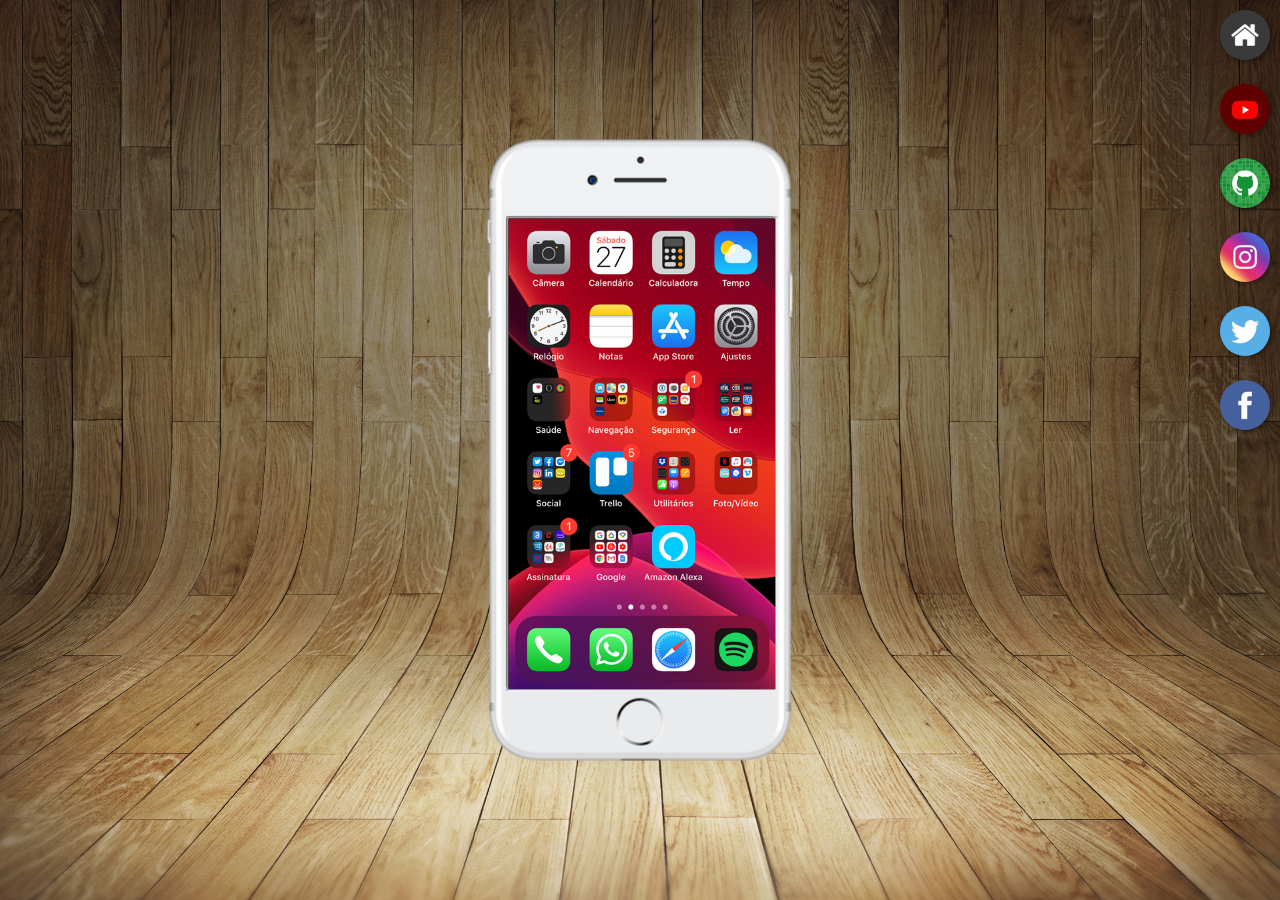
<file: index.html>
<!DOCTYPE html>
<html lang="pt-br">
<head>
    <meta charset="UTF-8">
    <meta name="viewport" content="width=device-width, initial-scale=1.0">
    <link rel="shortcut icon" href="favicon.ico" type="image/x-icon">
    <link rel="stylesheet" href="estilos/style.css">
    <title>projeto Redes SOciais</title>
</head>
<body>
    <main>
        <section id="telefone">
            <iframe src="home.html" name="tela" id="tela">Seu navegador não é compativel com isso.</iframe>
        </section>
        <section id="redes-sociais">
            <a href="home.html" target="tela"><img src="imagens/logo-home.jpg" alt="home"></a><br>
            <a href="youtube.html" target="tela"><img src="imagens/logo-youtube.jpg" alt="Youtube"></a><br>
            <a href="github.html" target="tela"><img src="imagens/logo-github.jpg" alt="Github"></a><br>
            <a href="instagram.html" target="tela"><img src="imagens/logo-instagram.jpg" alt="Instagram"></a><br>
            <a href="twitter.html" target="tela"><img src="imagens/logo-twitter.jpg" alt="Twitter"></a><br>
            <a href="facebook.html" target="tela"><img src="imagens/logo-facebook.jpg" alt="Facebook"></a>
        </section>
    </main>
</body>
</html>
</file>
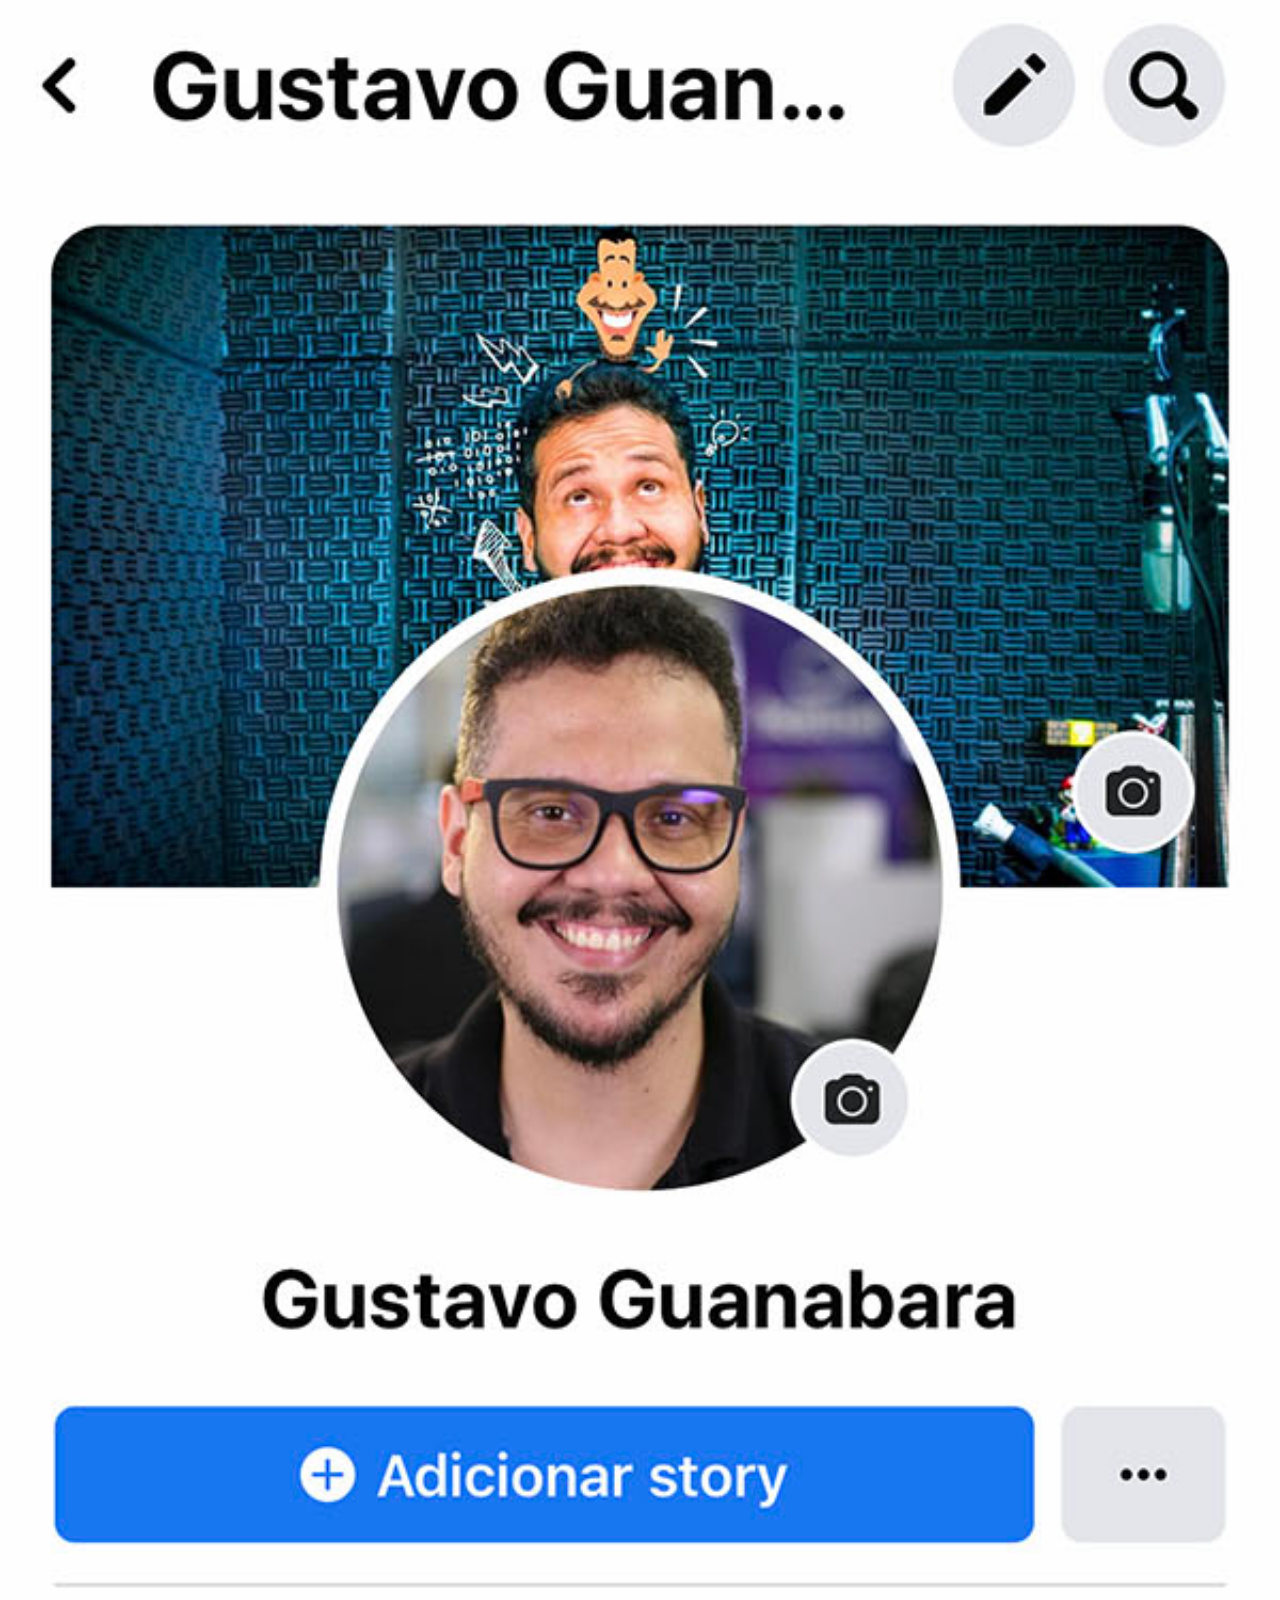
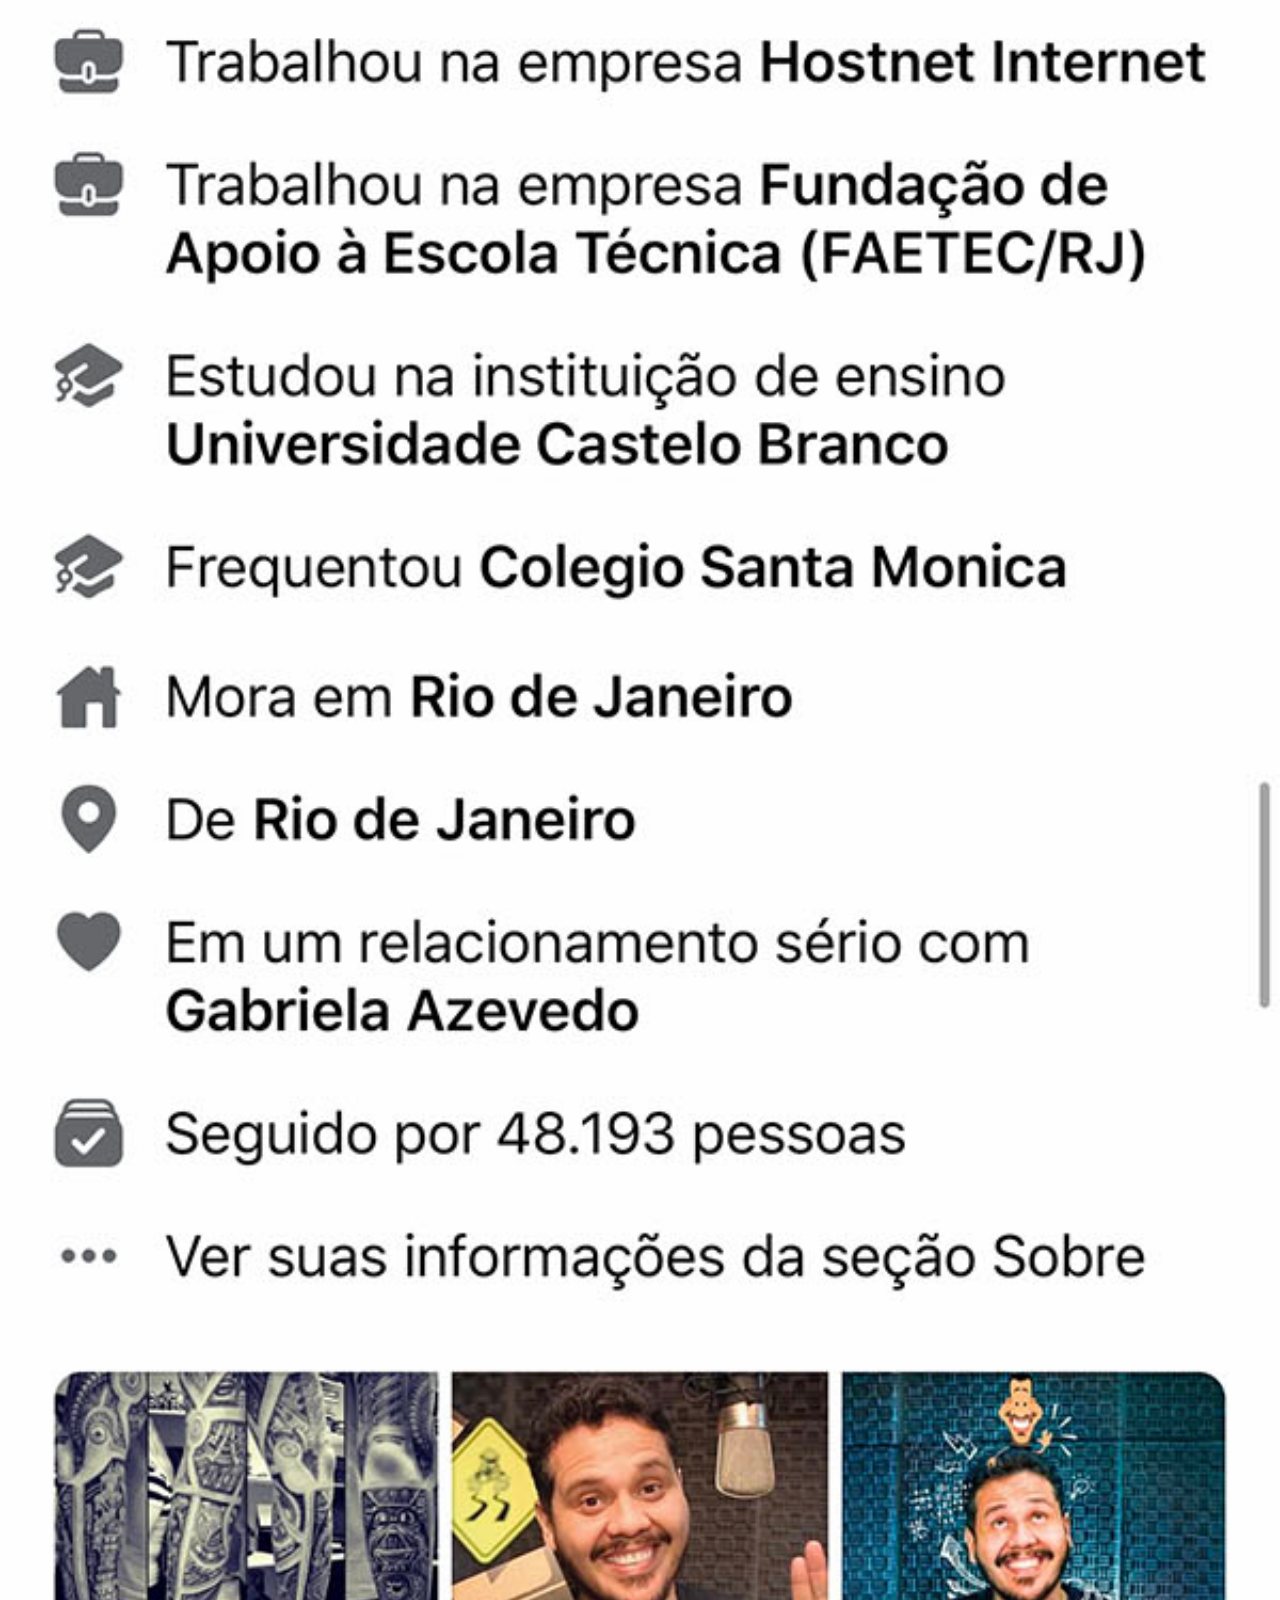
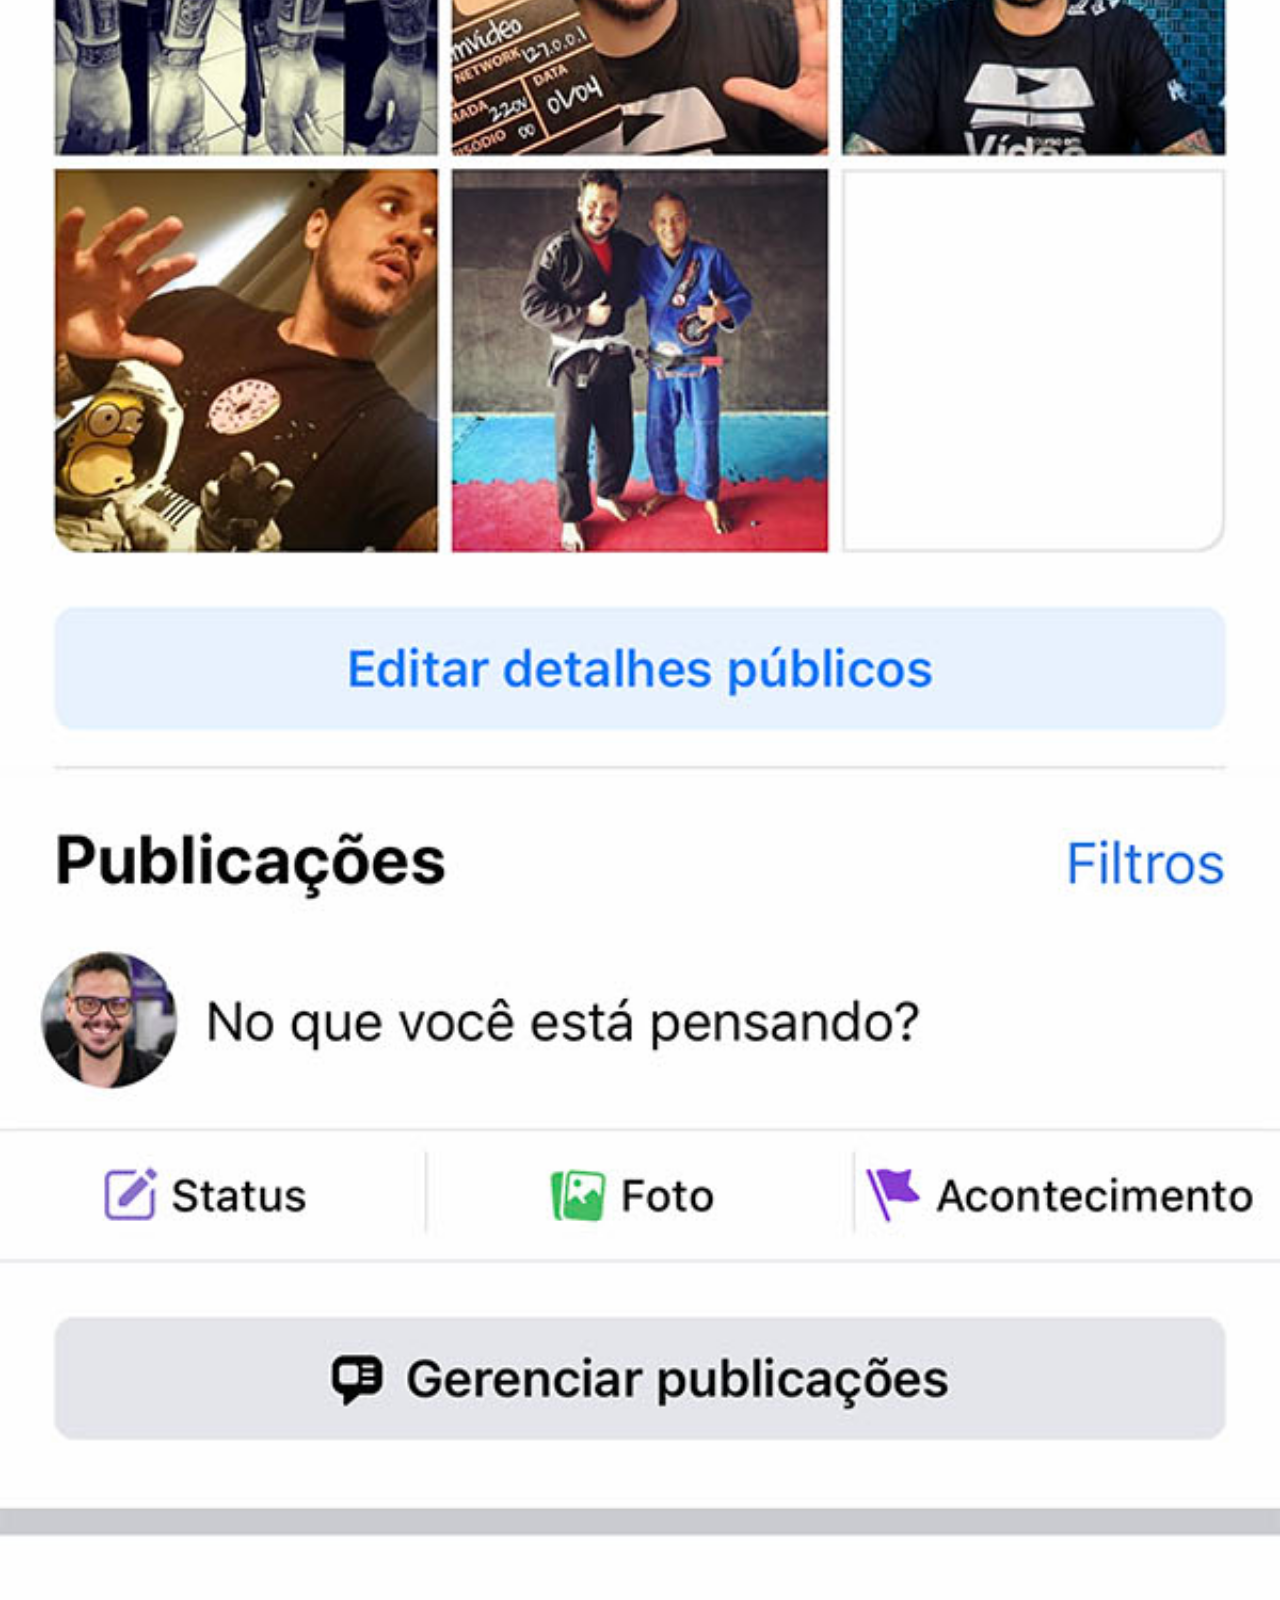
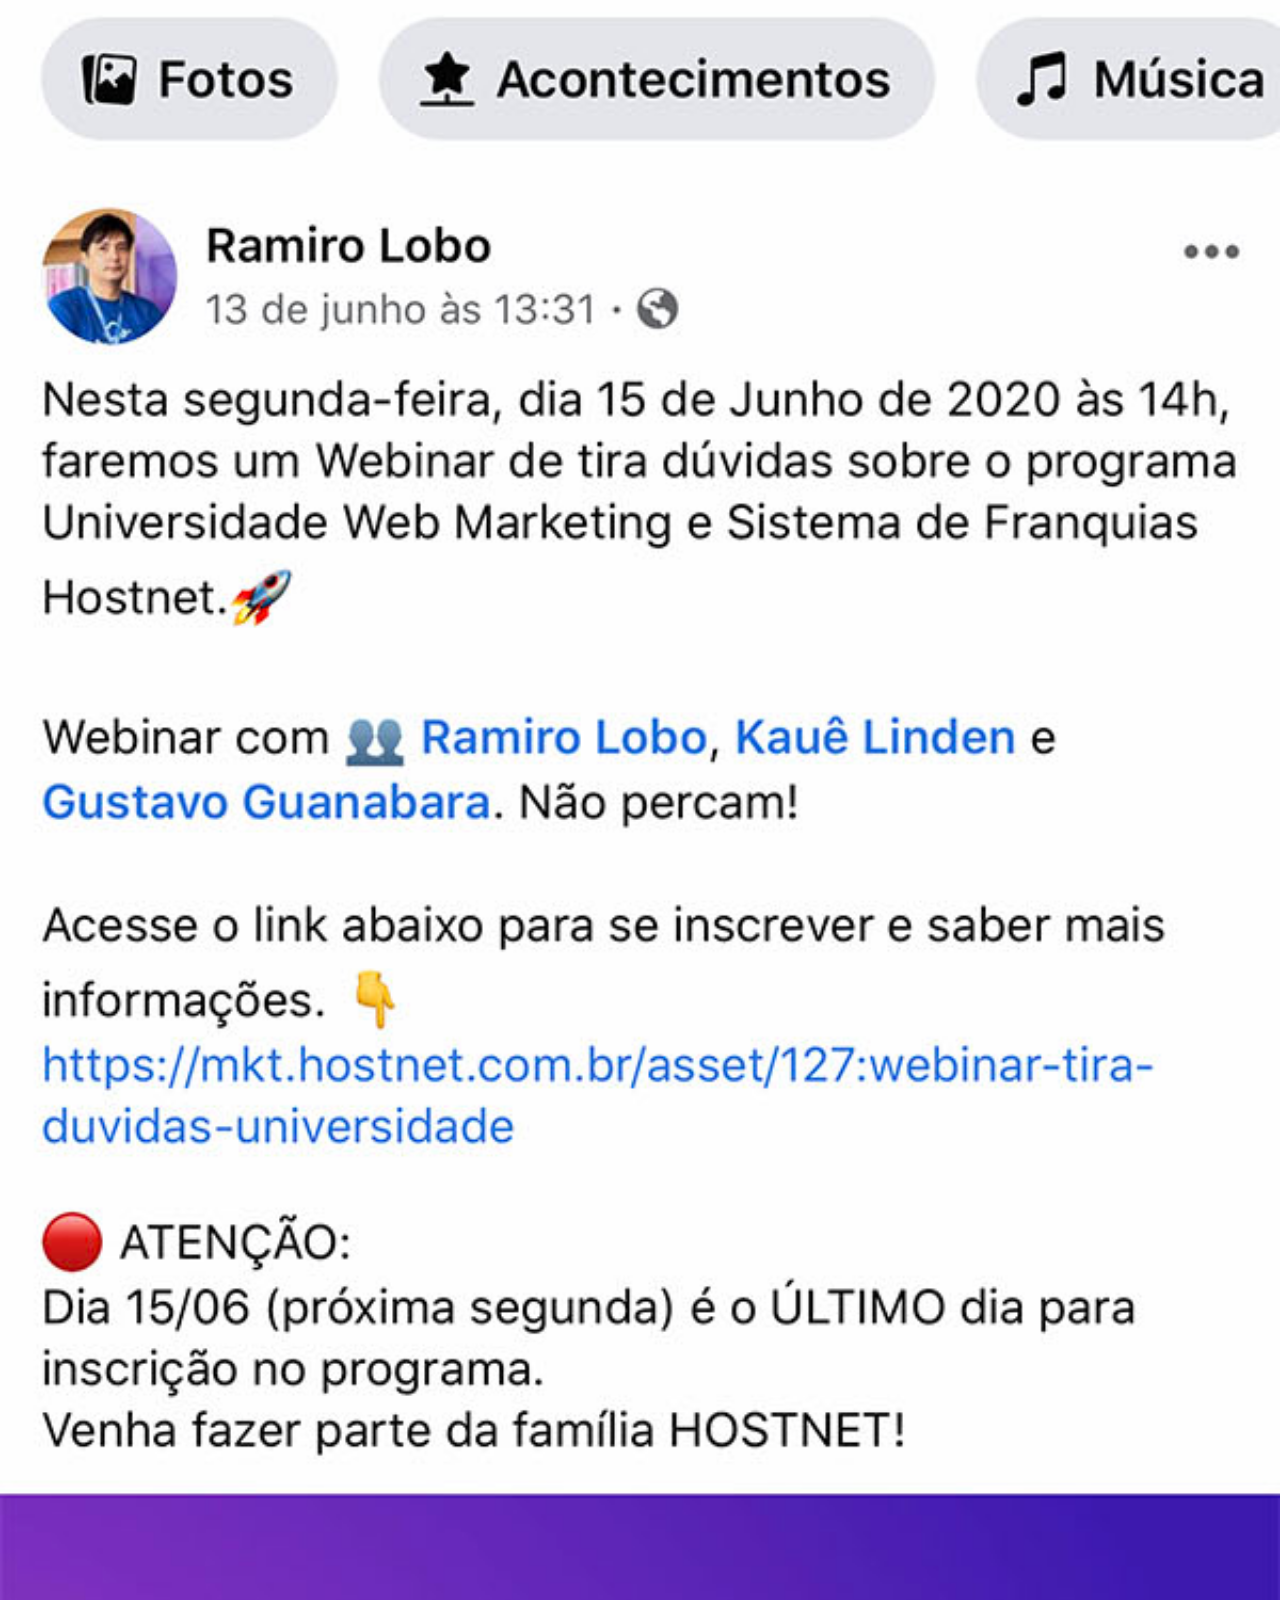
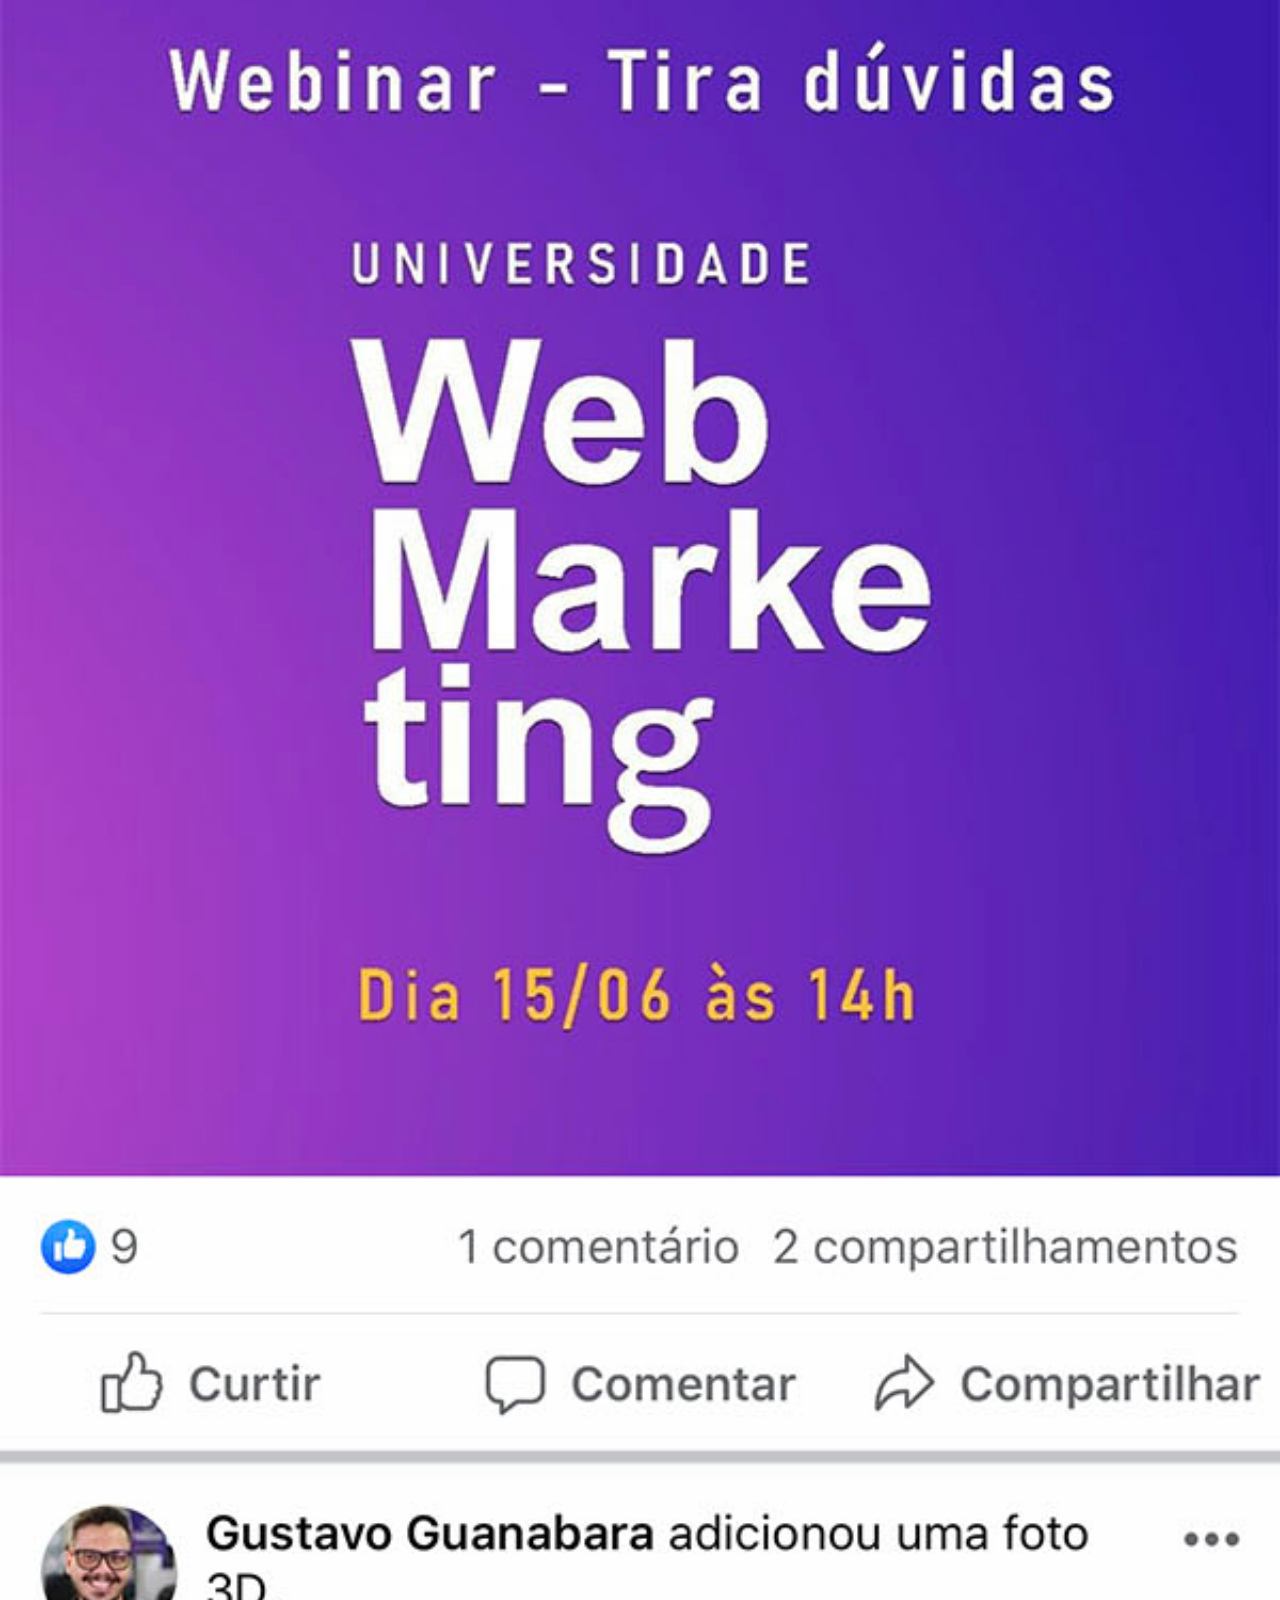
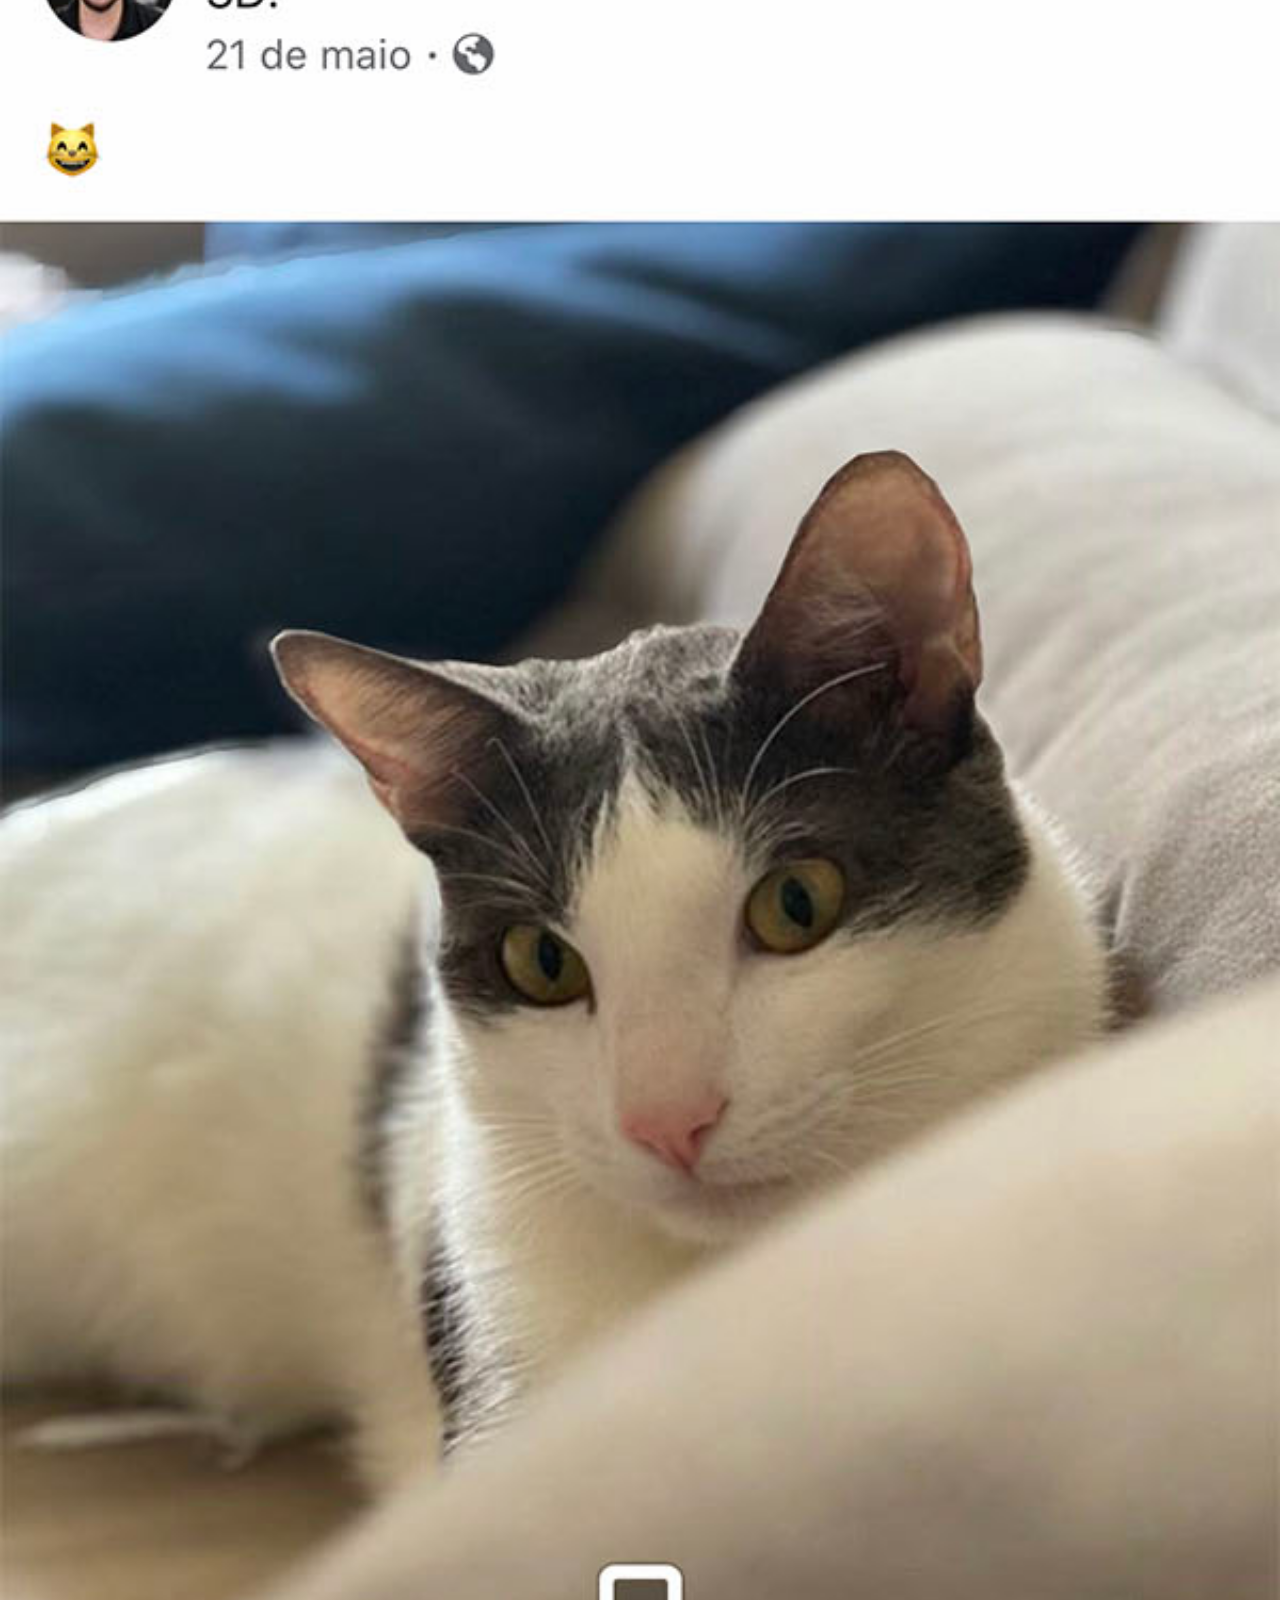
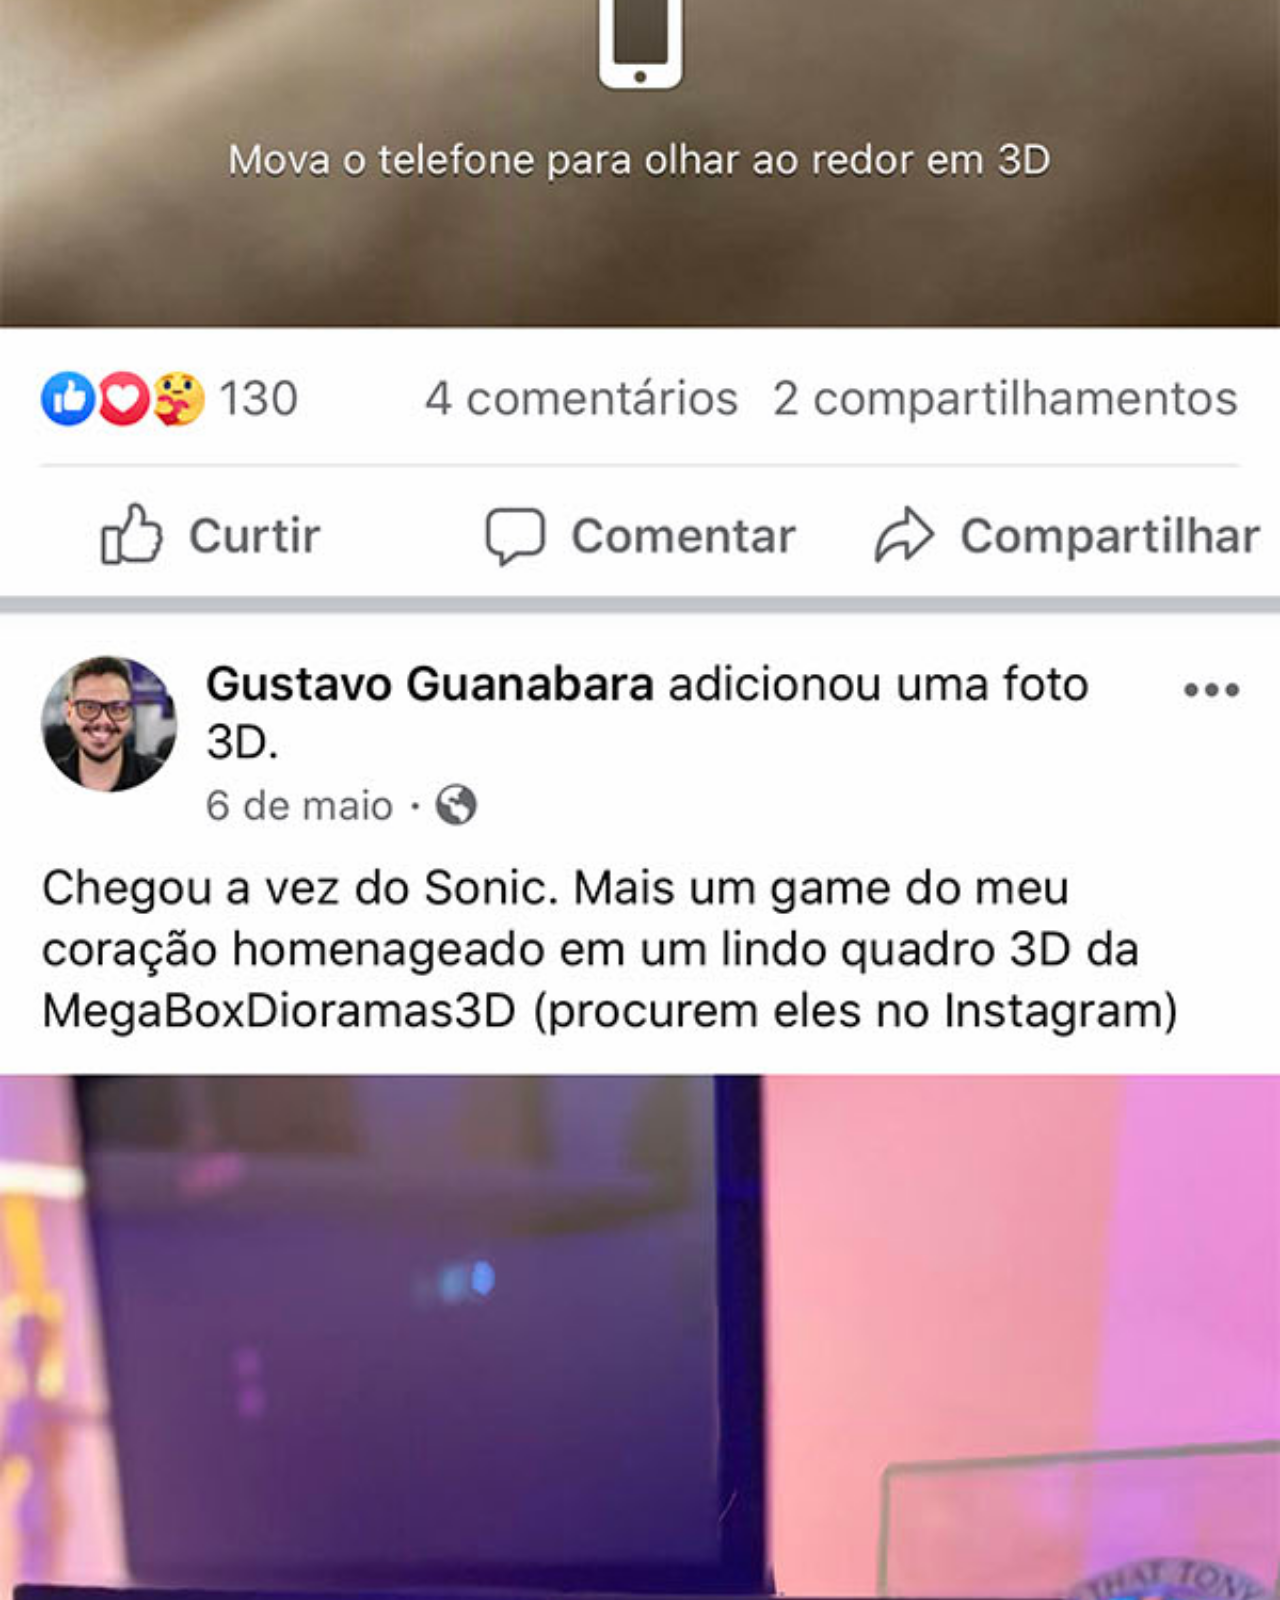
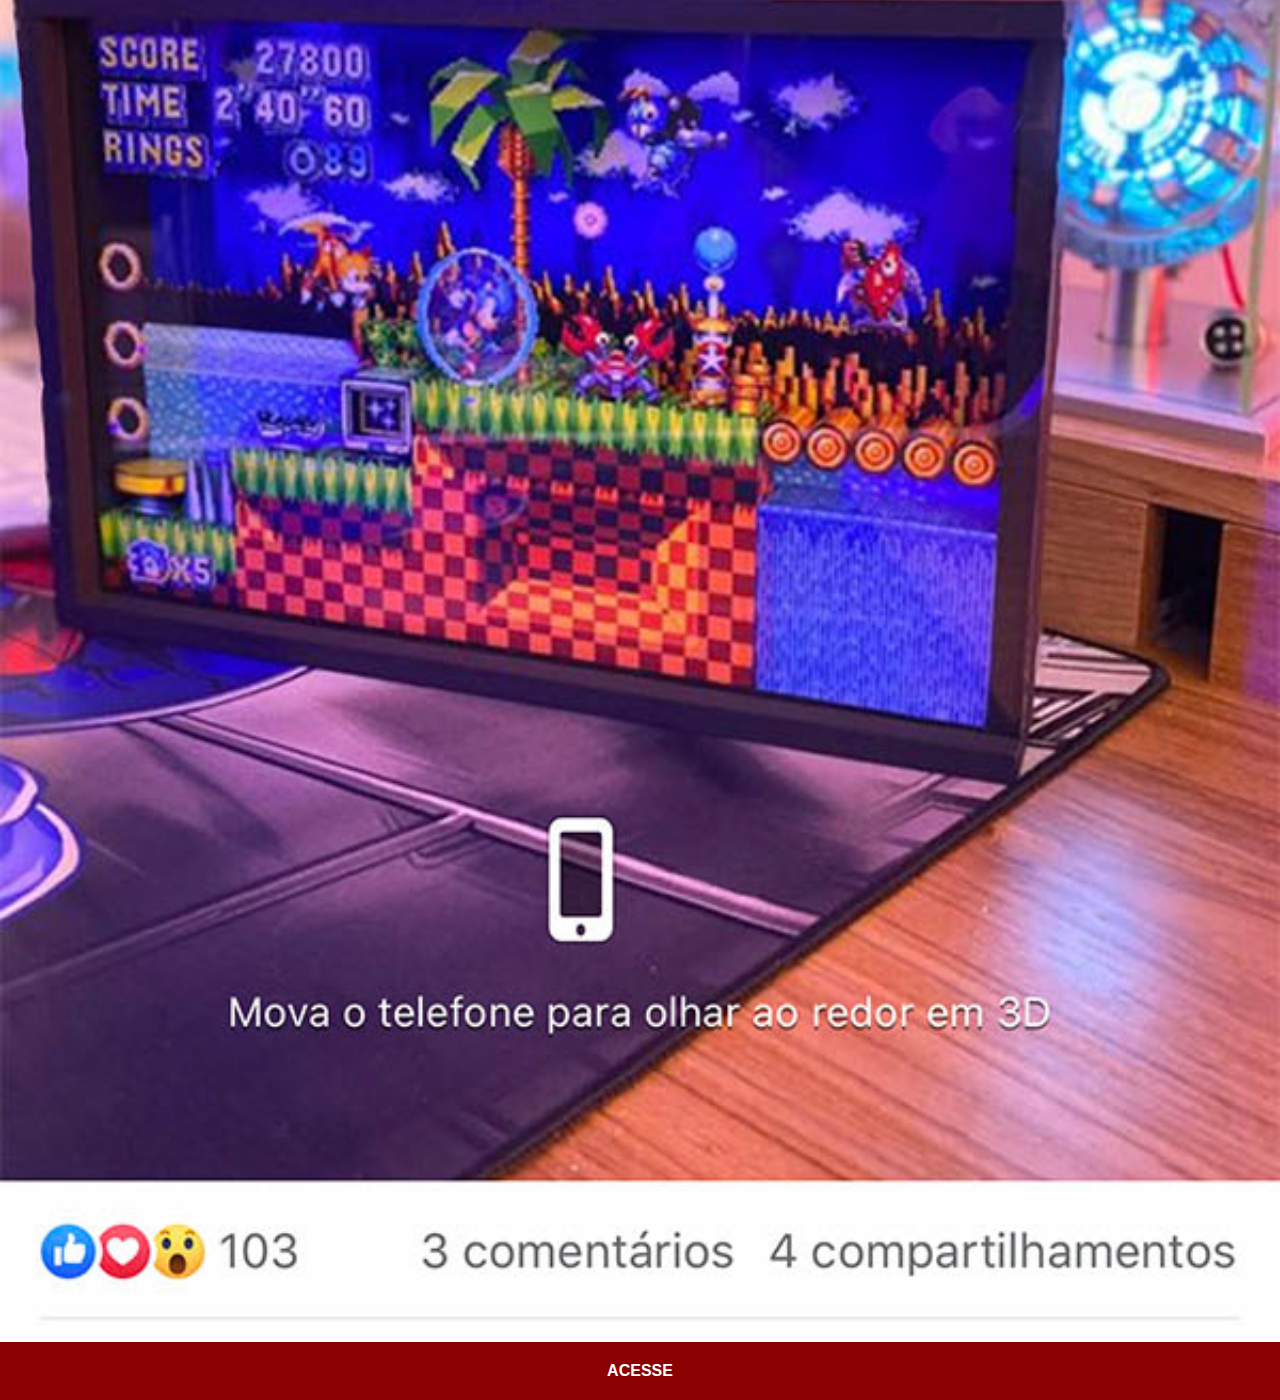
<file: facebook.html>
<!DOCTYPE html>
<html lang="pt-br">
<head>
    <meta charset="UTF-8">
    <meta name="viewport" content="width=device-width, initial-scale=1.0">
    <title>Facebook</title>
    <link rel="stylesheet" href="estilos/social.css">
</head>
<body>
    <img src="imagens/tela-facebook.jpg" alt="Facebook">
    <a href="https://www.facebook.com/gustavoguanabara/?locale=pt_BR" target="_blank">ACESSE</a>
</body>
</html>
</file>
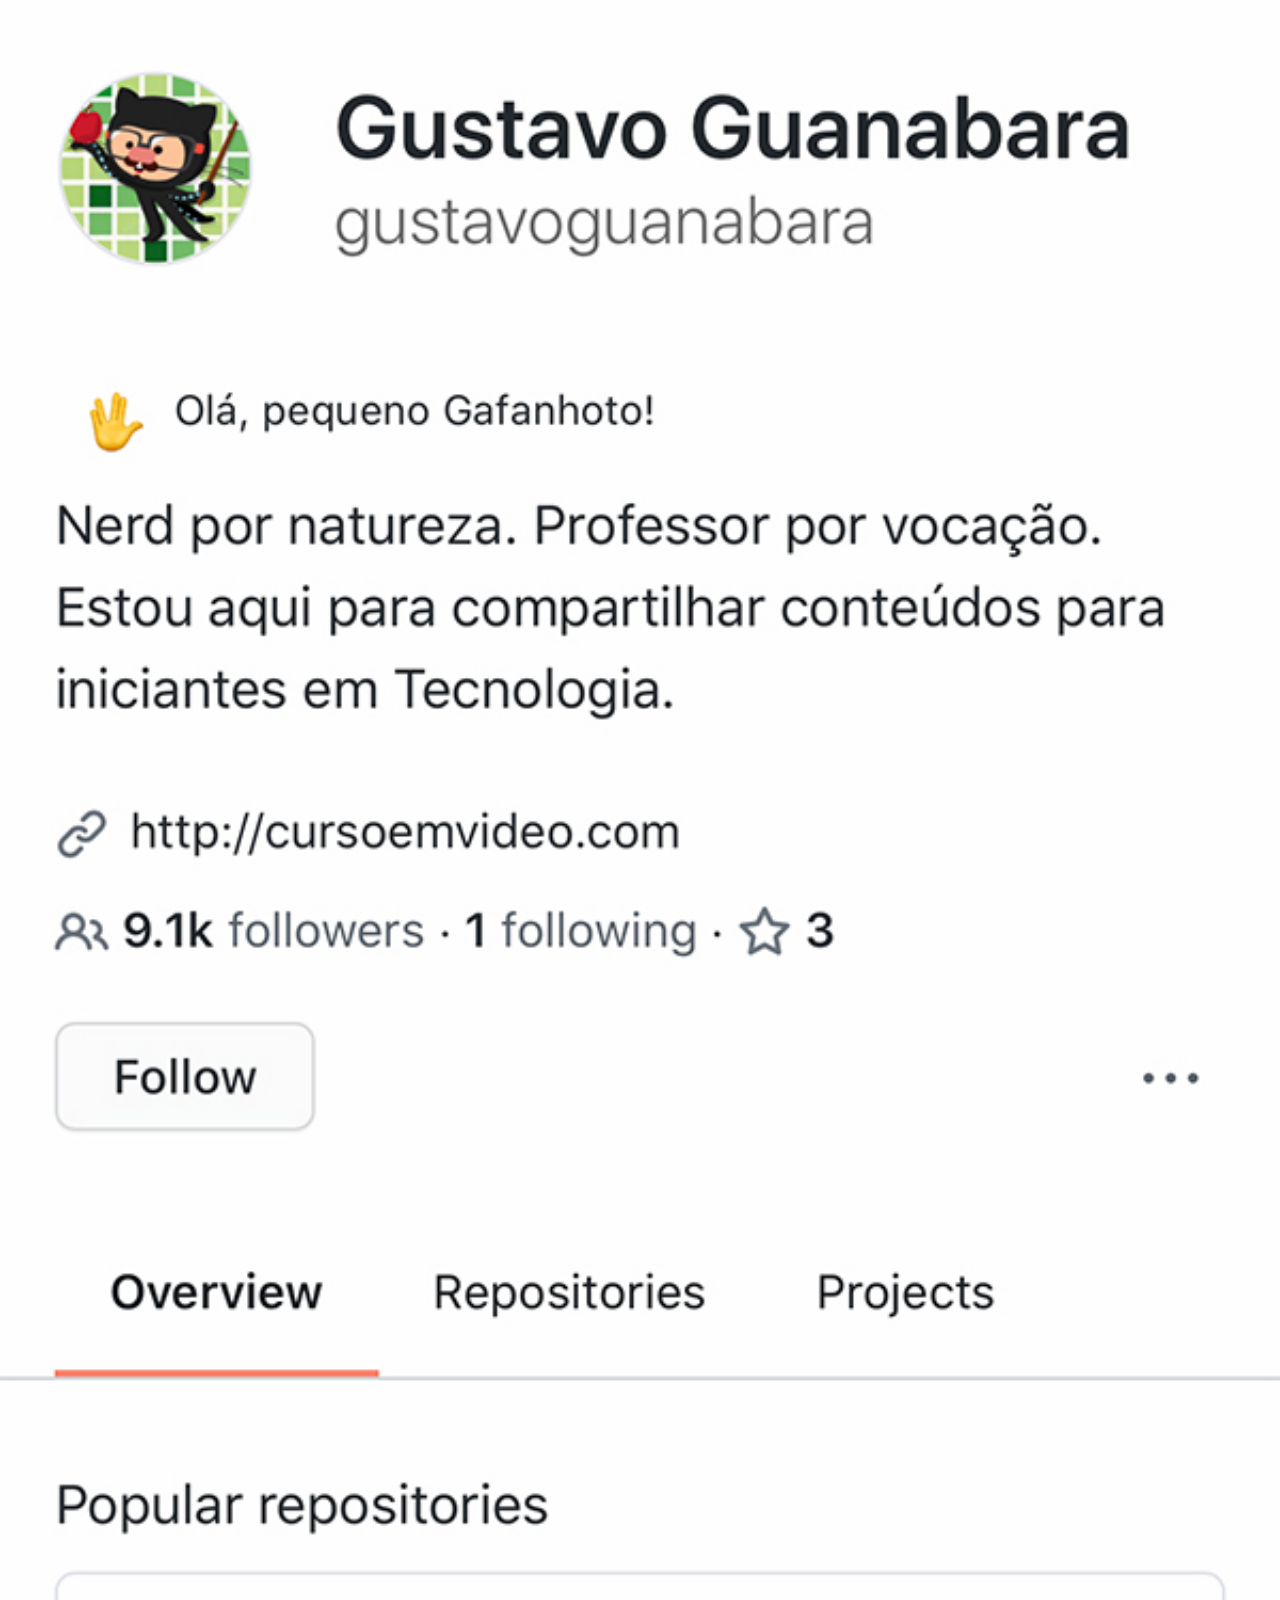
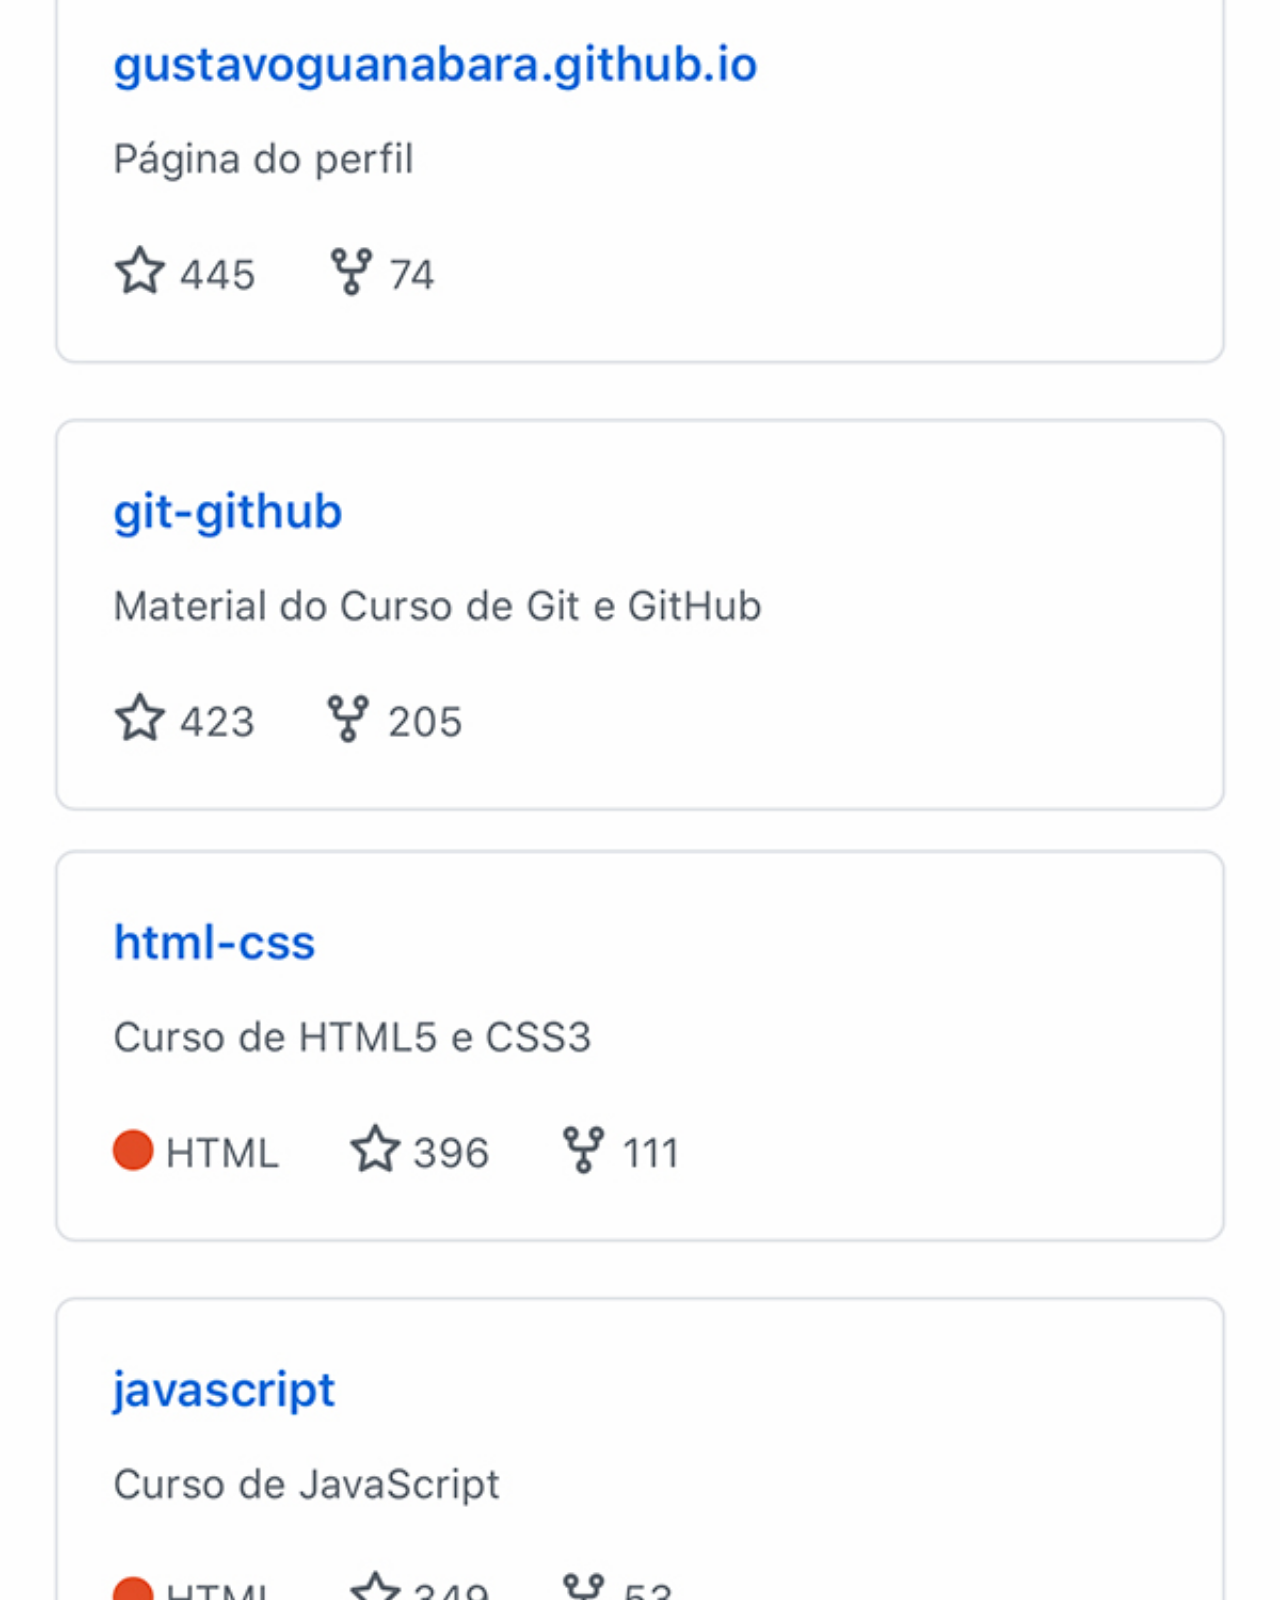
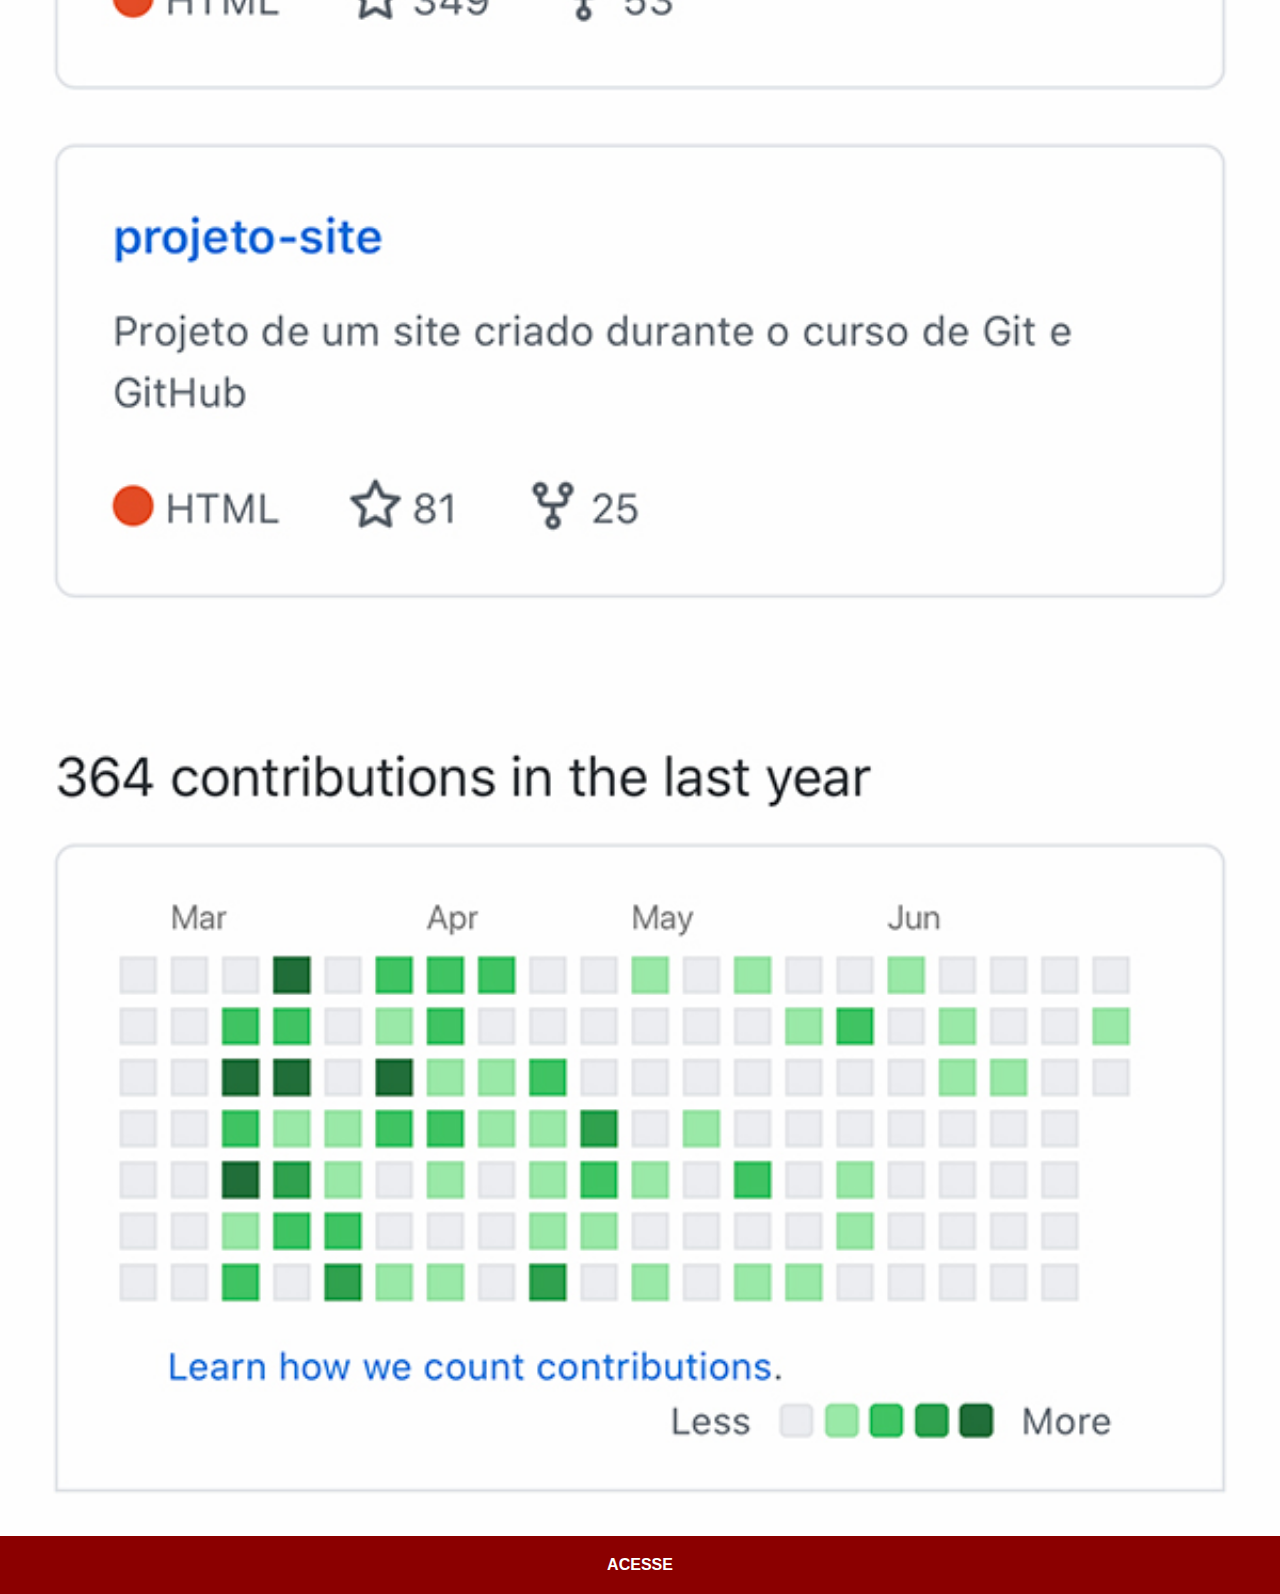
<file: github.html>
<!DOCTYPE html>
<html lang="pt-br">
<head>
    <meta charset="UTF-8">
    <meta name="viewport" content="width=device-width, initial-scale=1.0">
    <title>github</title>
    <link rel="stylesheet" href="estilos/social.css">
</head>
<body>
    <img src="imagens/tela-github.jpg" alt="GitHub">
    <a href="https://github.com/gustavoguanabara/" target="_blank">ACESSE</a>
</body>
</html>
</file>
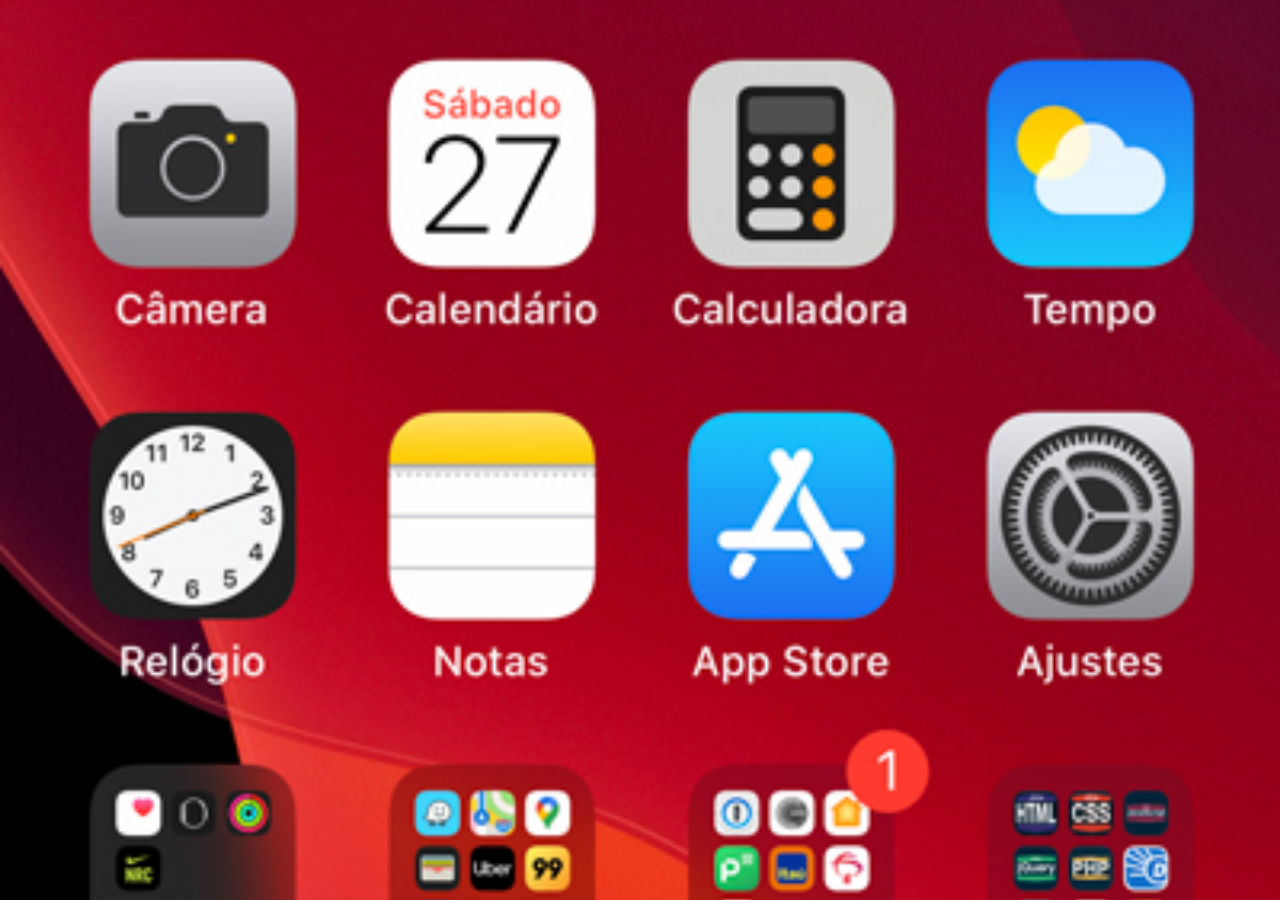
<file: home.html>
<!DOCTYPE html>
<html lang="pt-br">
<head>
    <meta charset="UTF-8">
    <meta name="viewport" content="width=device-width, initial-scale=1.0">
    <title>home</title>
</head>
<style>
* {
    margin: 0px;
    height: 0px;
}

body {
    width: 100vw;
    height: 100vh;
    background: black url('imagens/tela-home.jpg') no-repeat top center;
    background-size: cover;
}

</style>
<body>
    
</body>
</html>
</file>
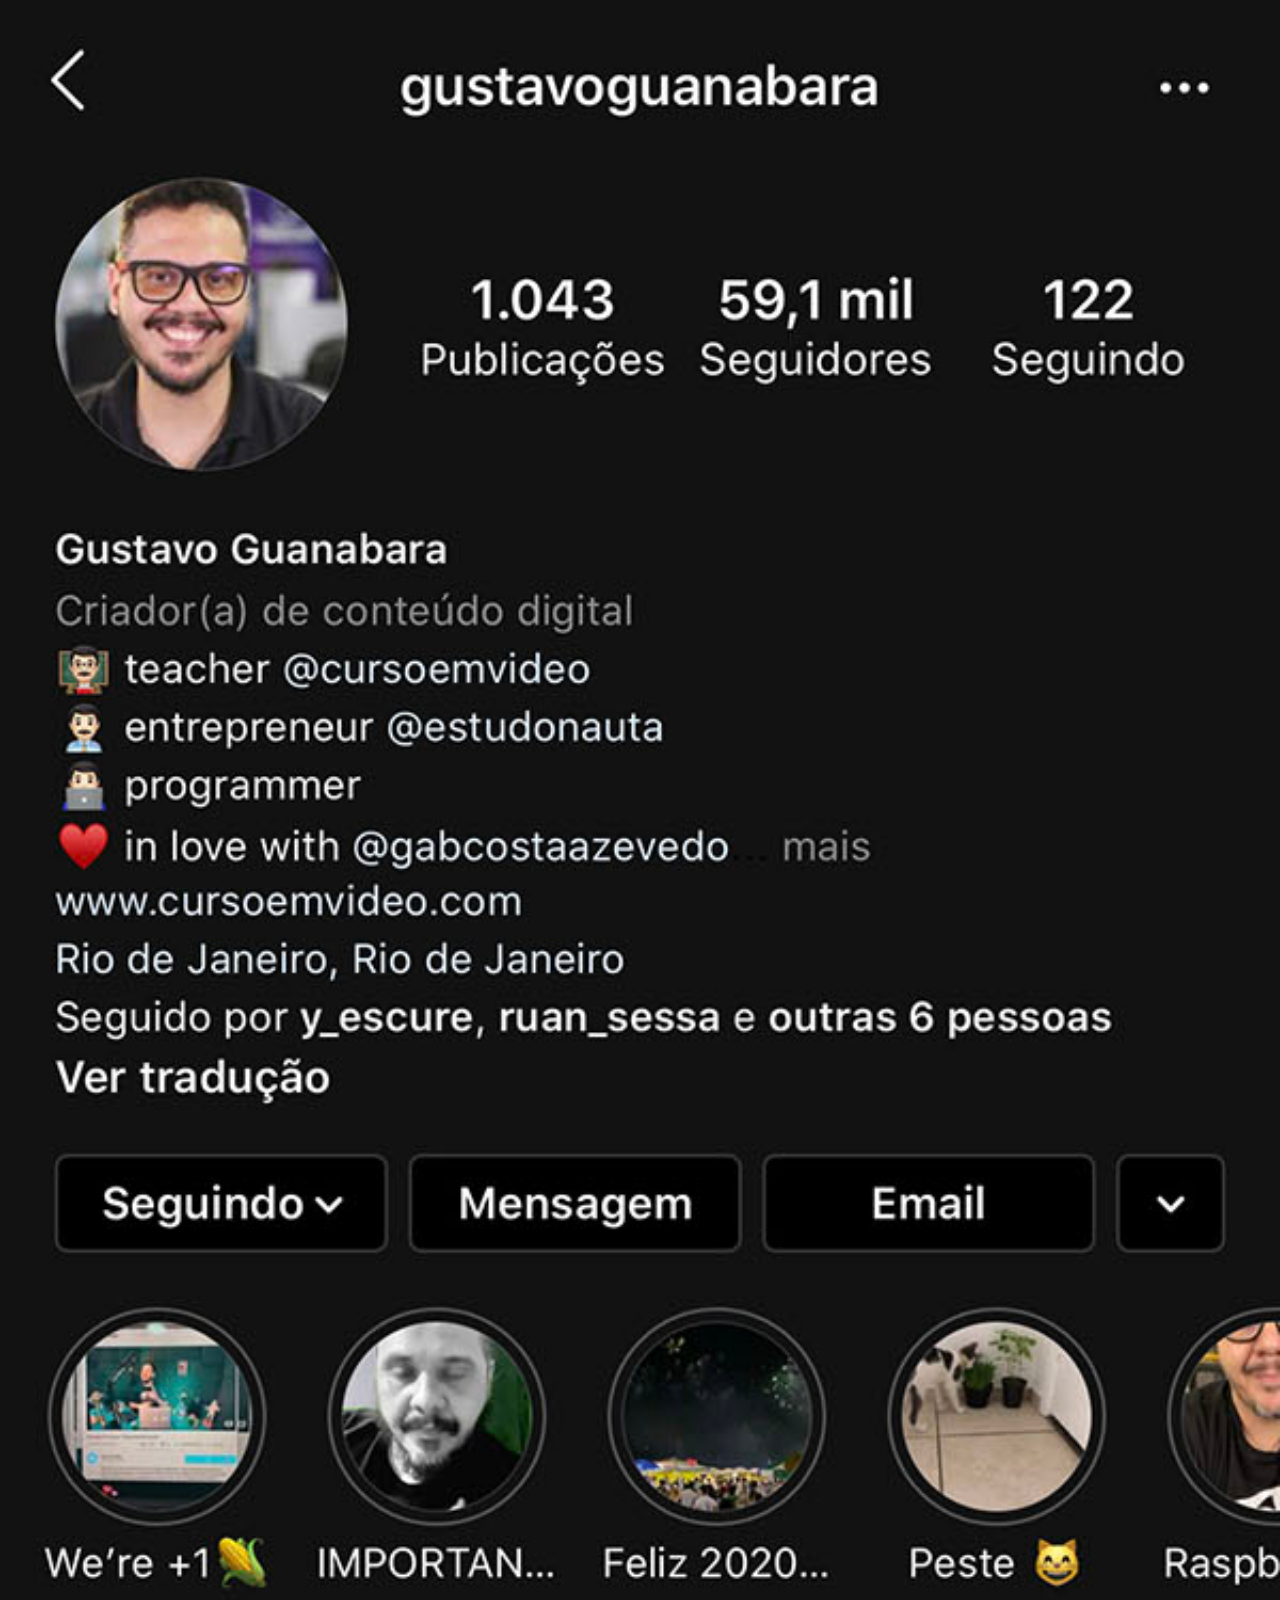
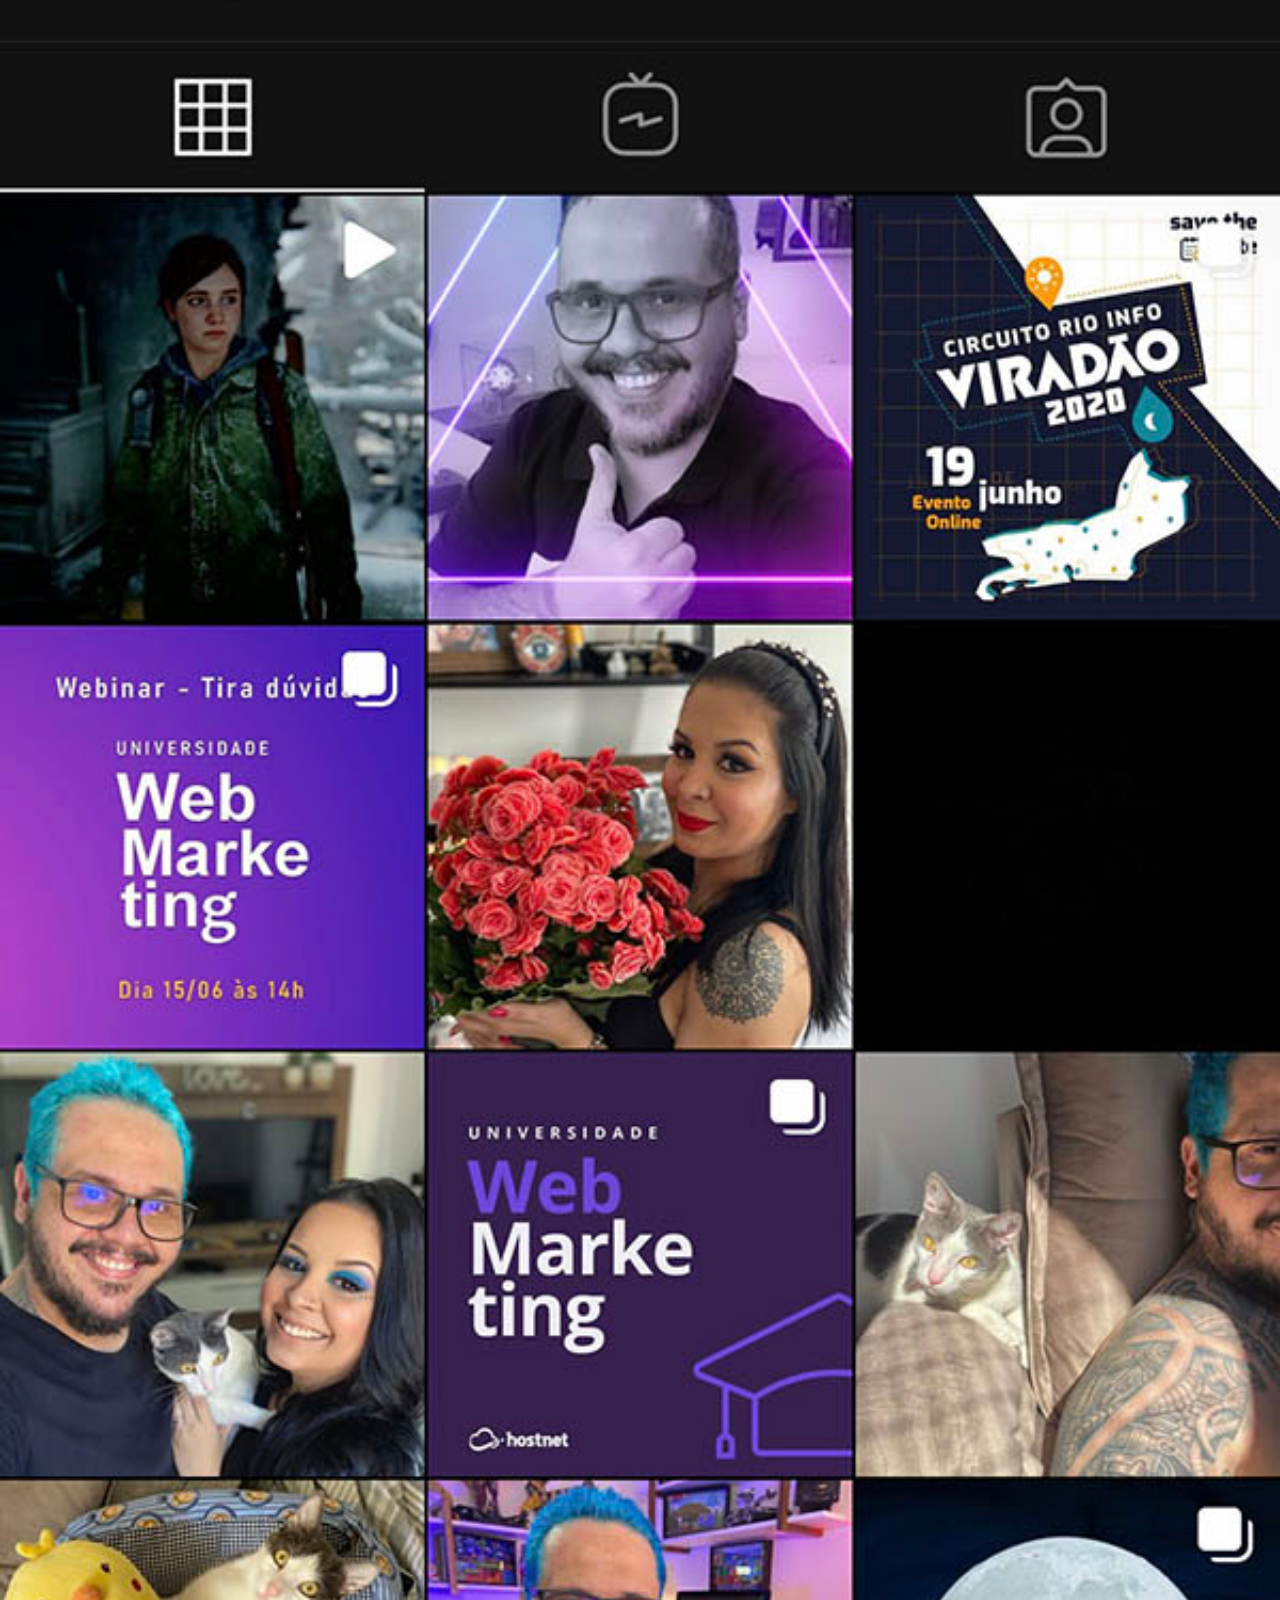
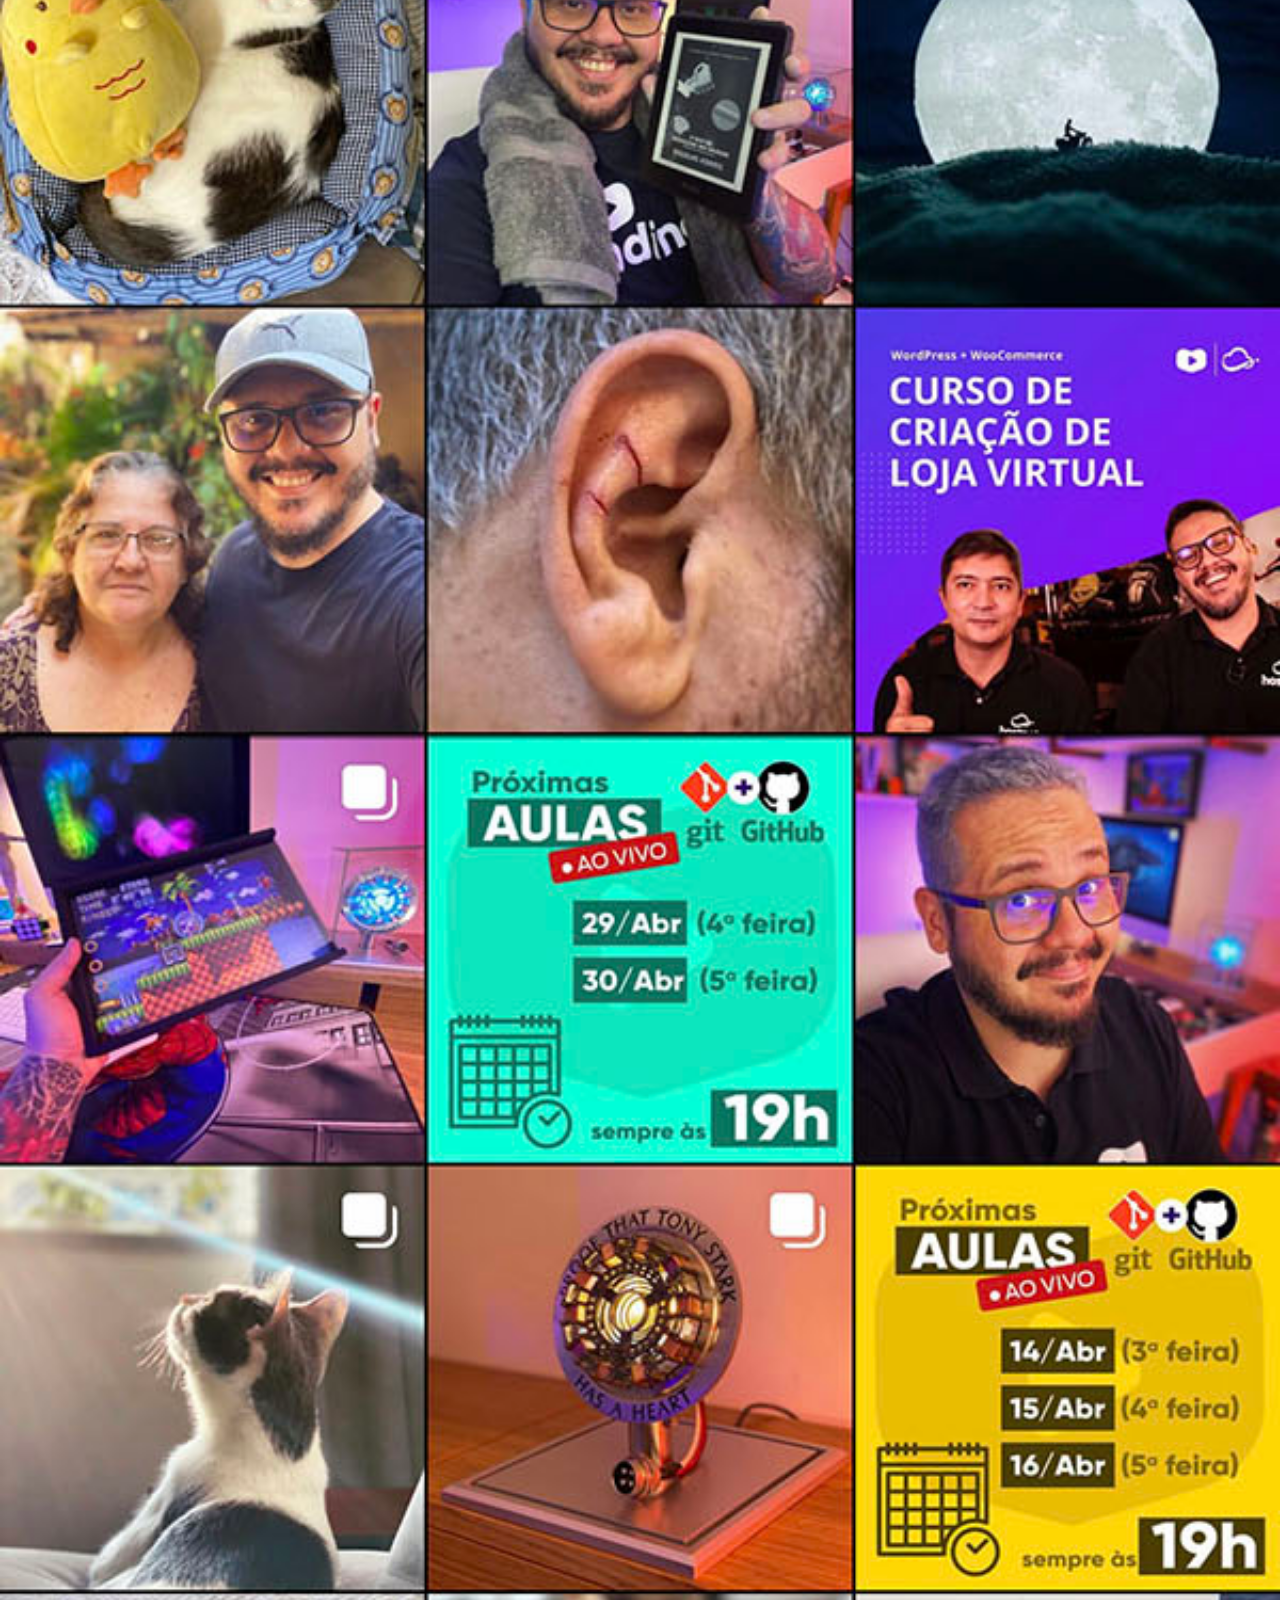
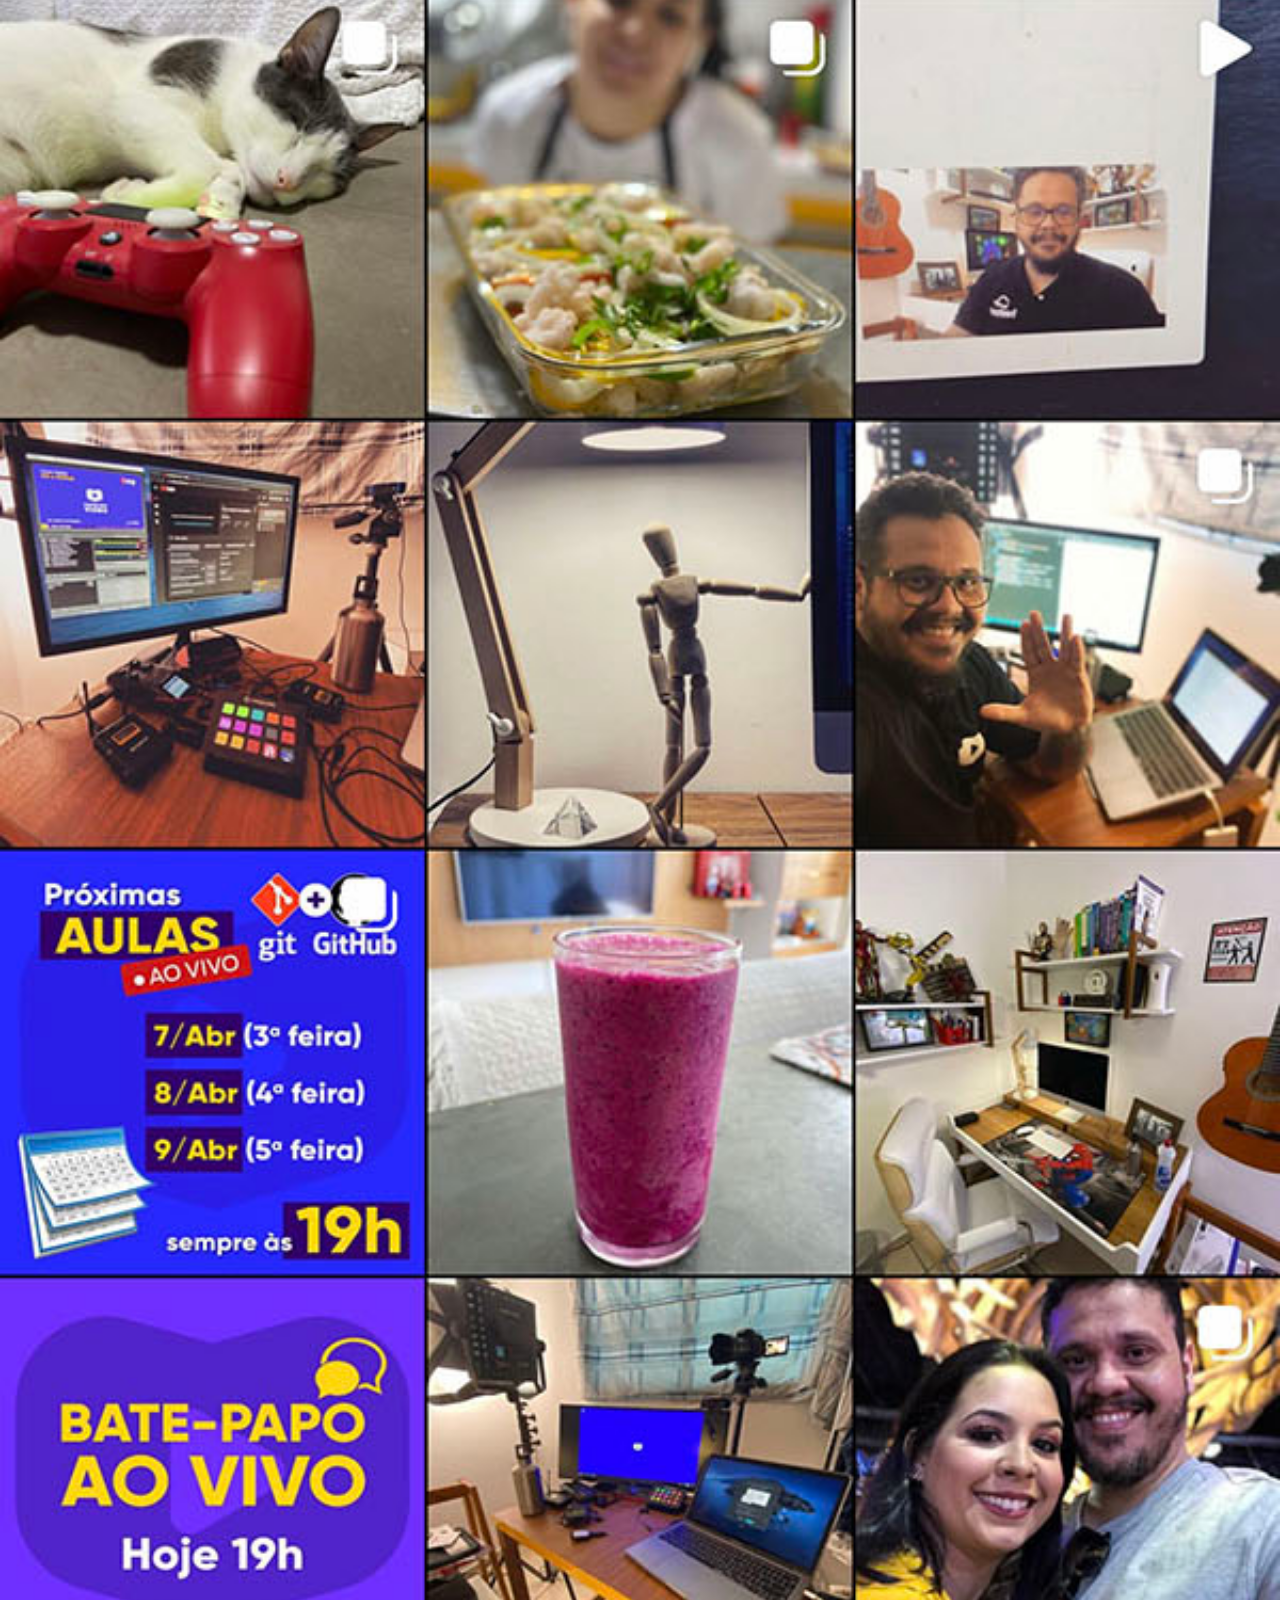
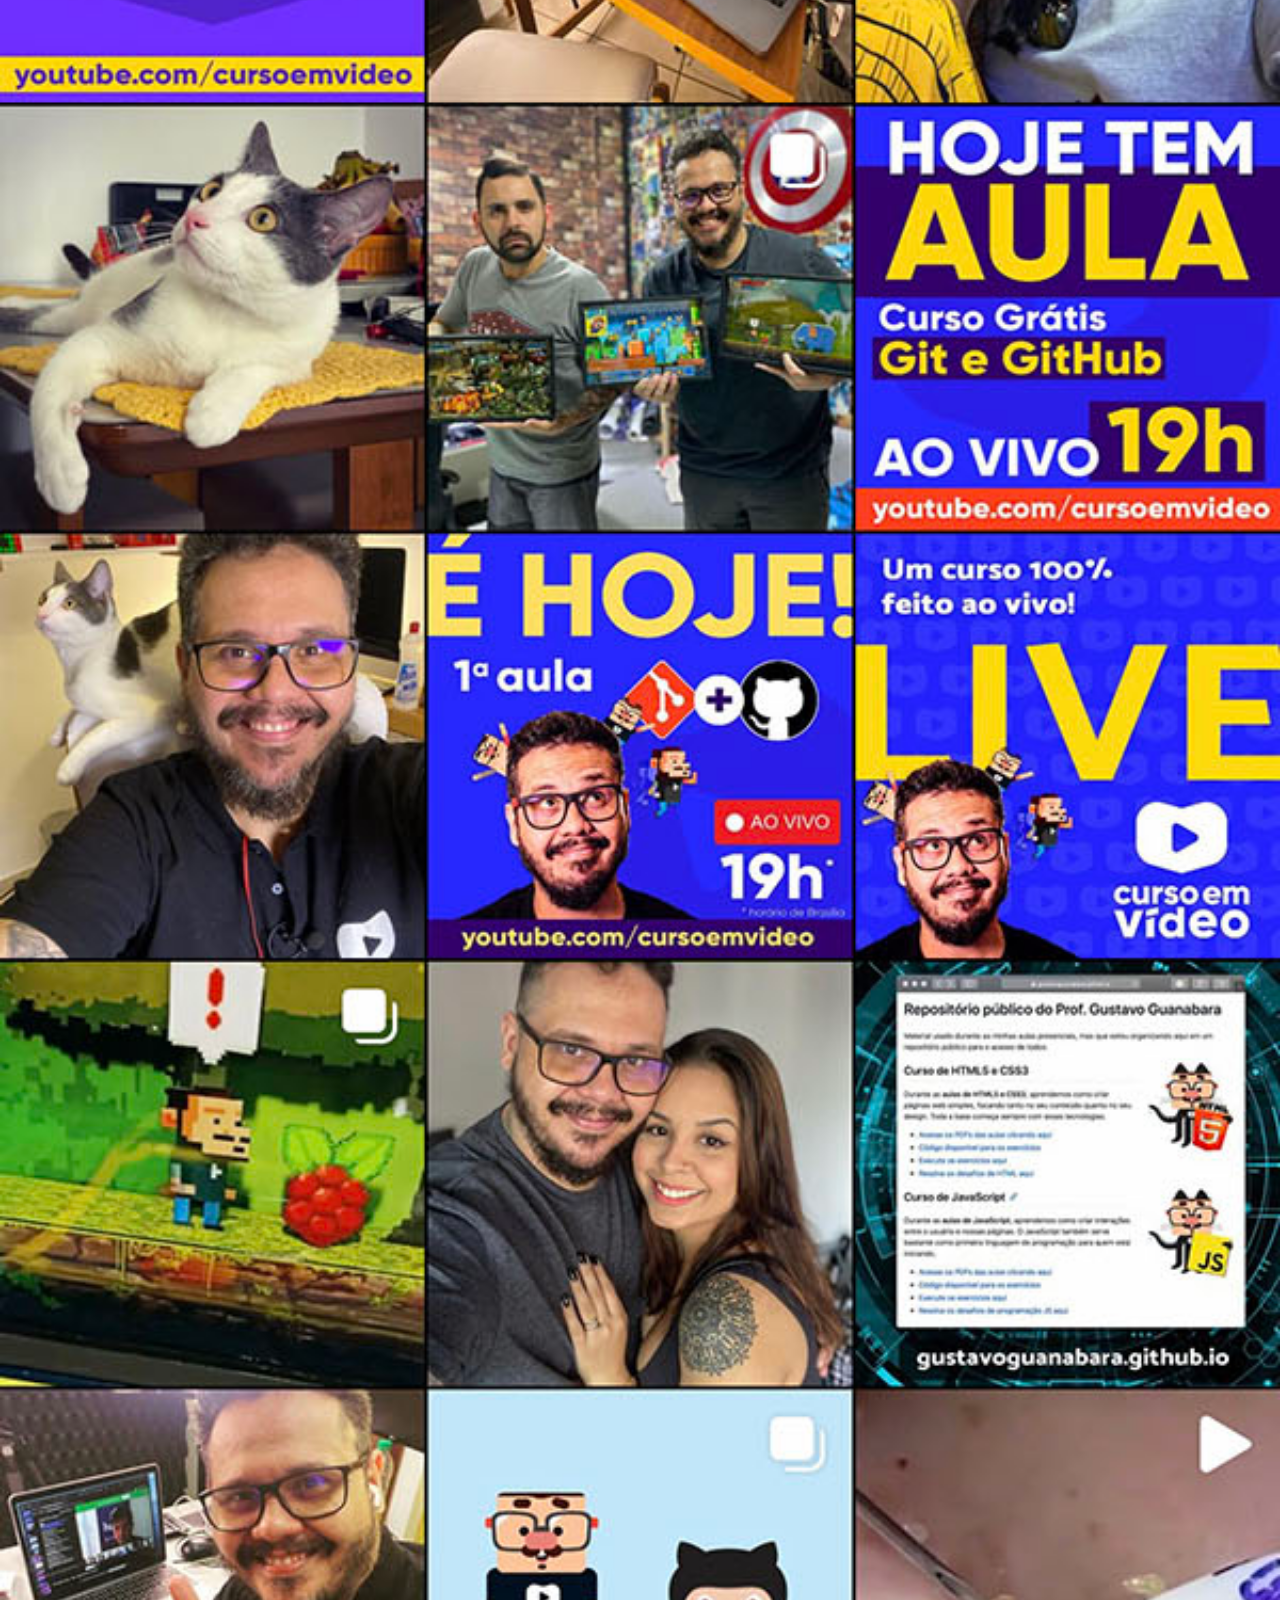
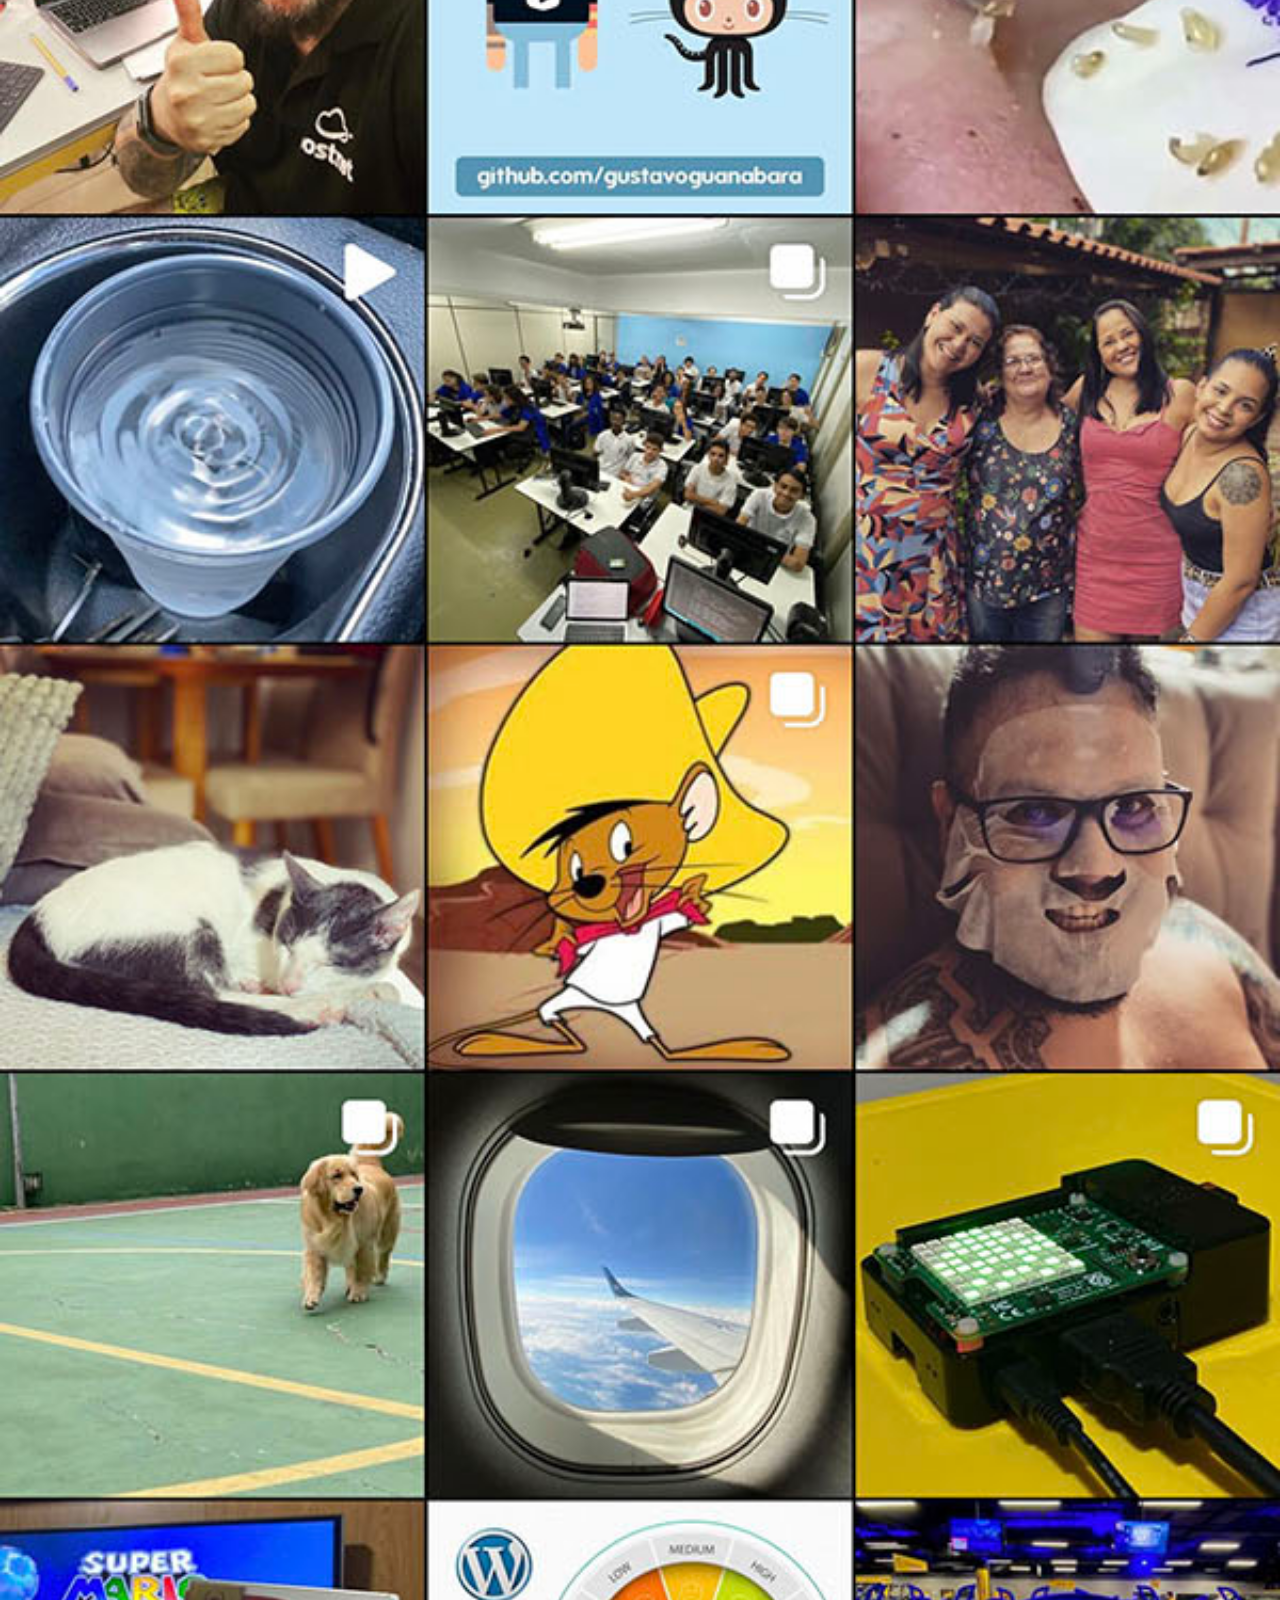
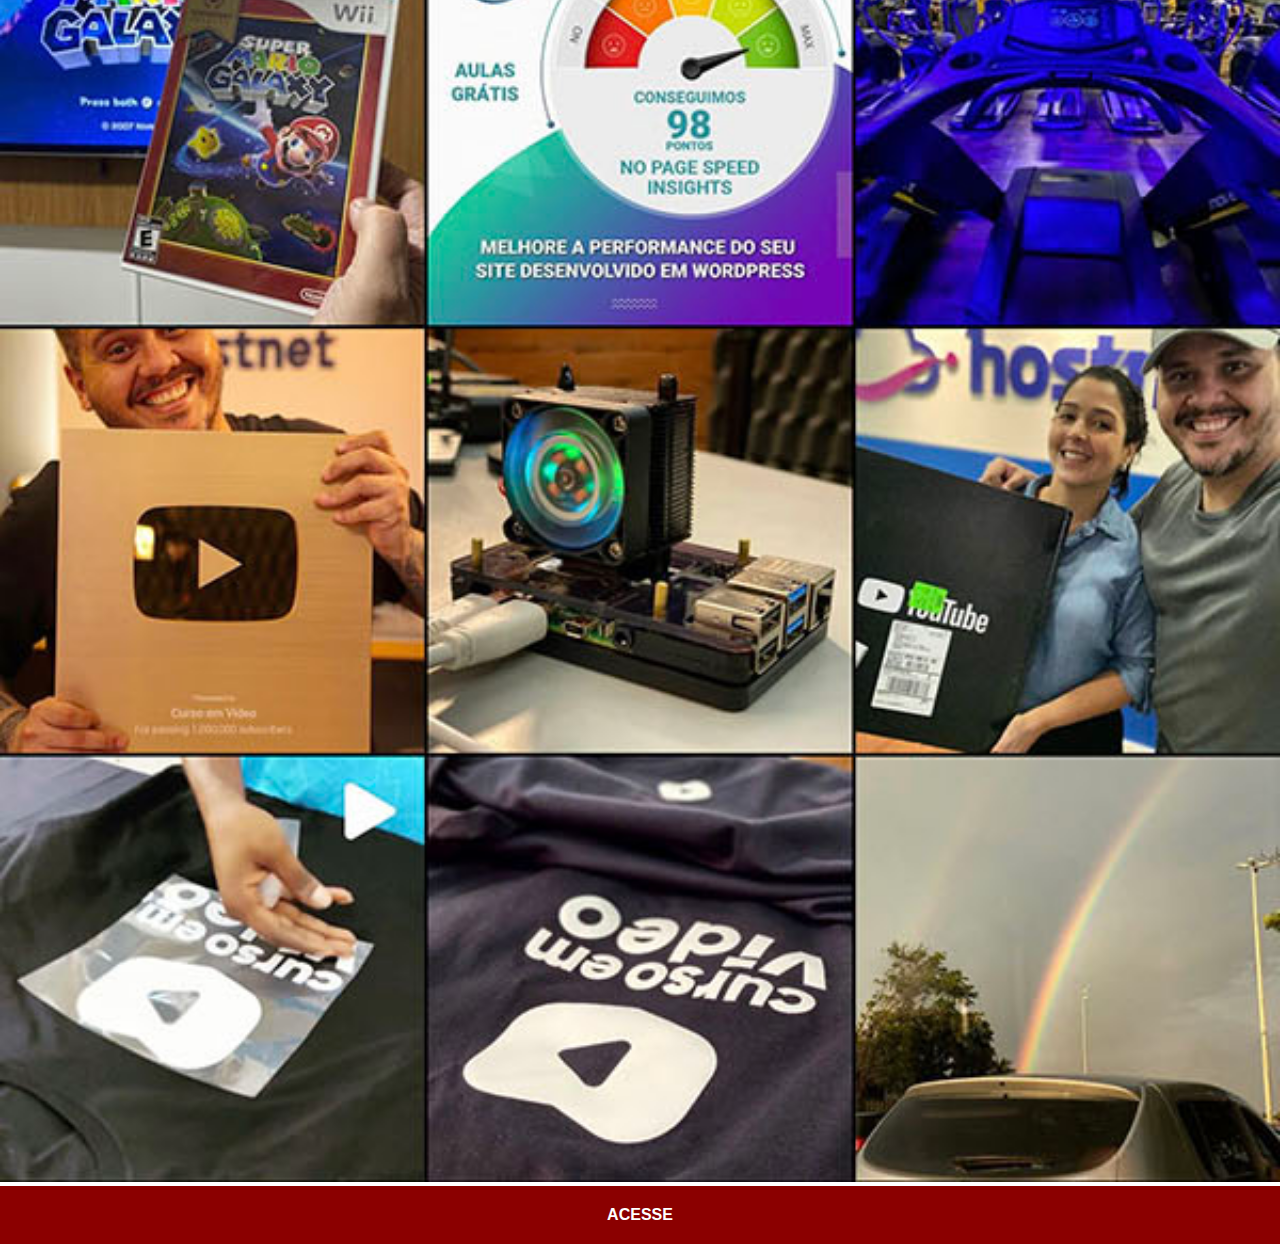
<file: instagram.html>
<!DOCTYPE html>
<html lang="pt-br">
<head>
    <meta charset="UTF-8">
    <meta name="viewport" content="width=device-width, initial-scale=1.0">
    <title>Instagram</title>
    <link rel="stylesheet" href="estilos/social.css">
</head>
<body>
    <img src="imagens/tela-instagram.jpg" alt="instagram">
    <a href="https://www.instagram.com/gustavoguanabara/" target="_blank">ACESSE</a>
</body>
</html>
</file>
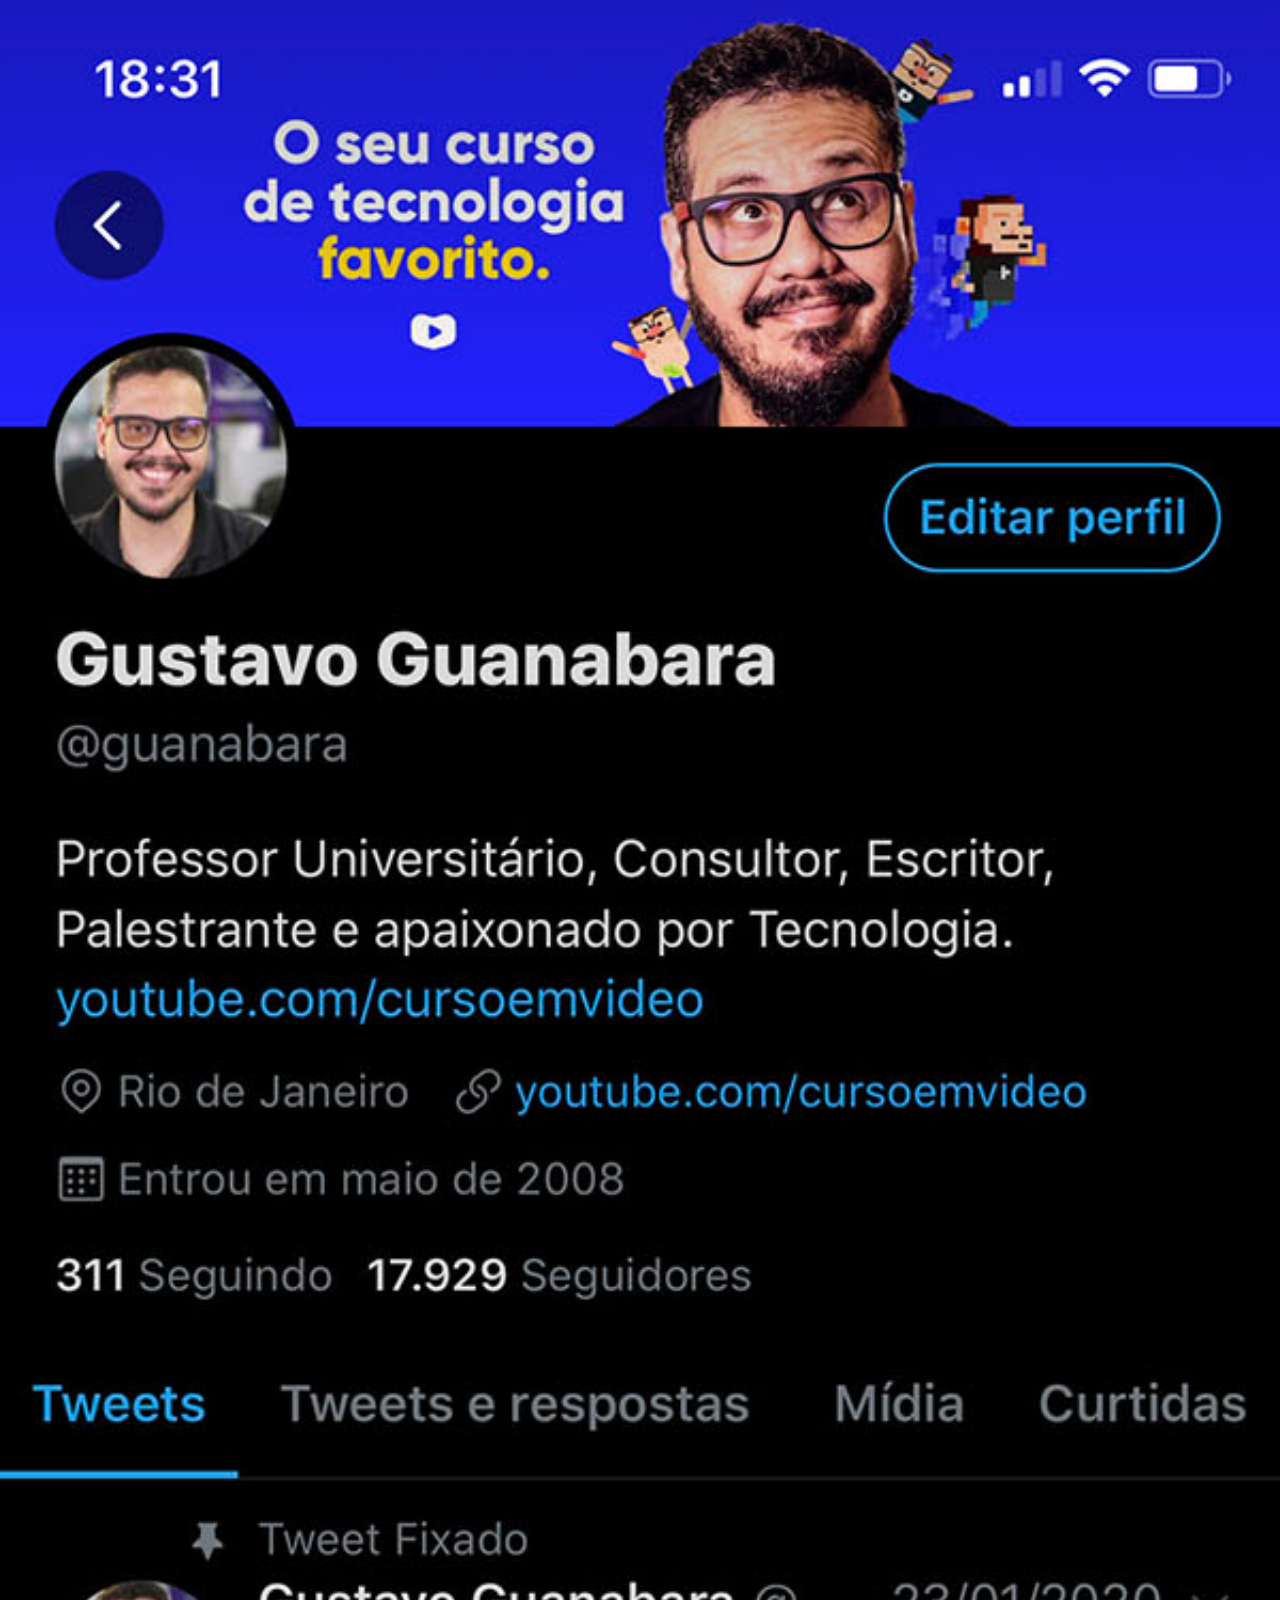
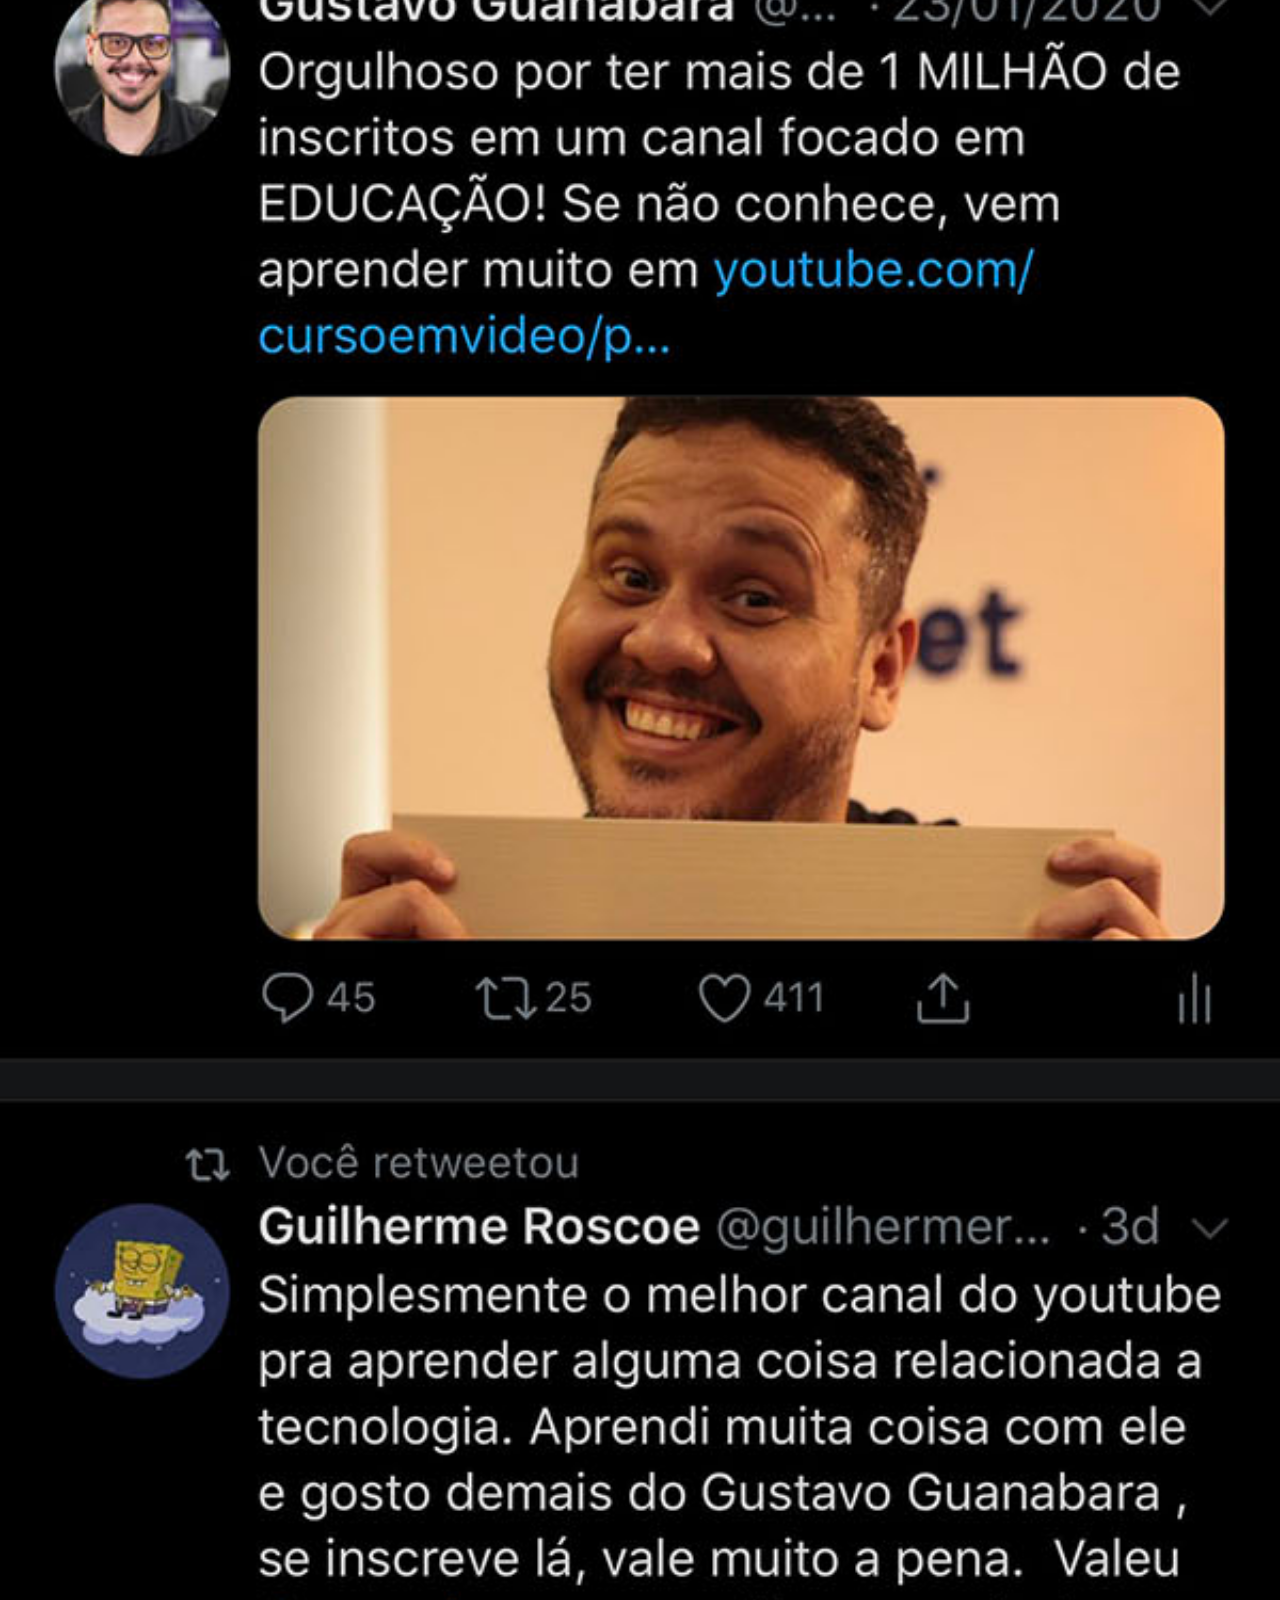
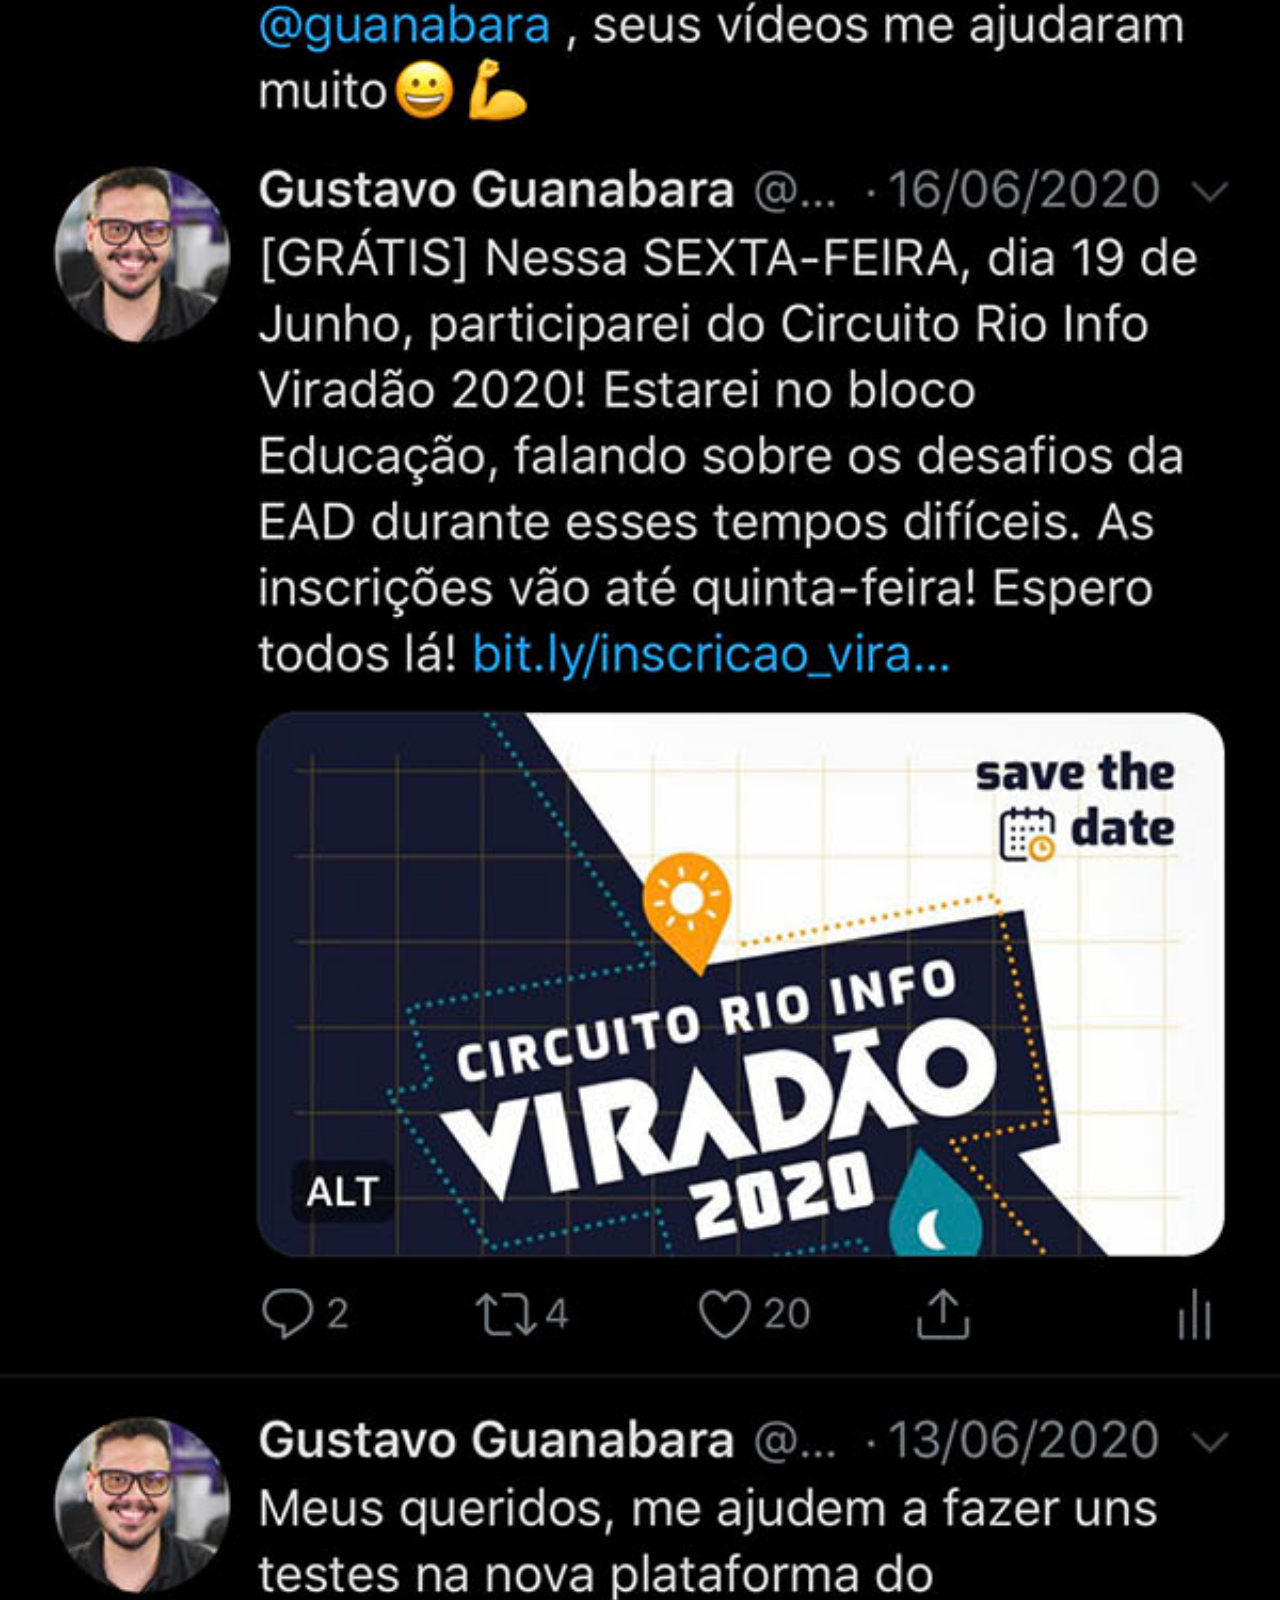
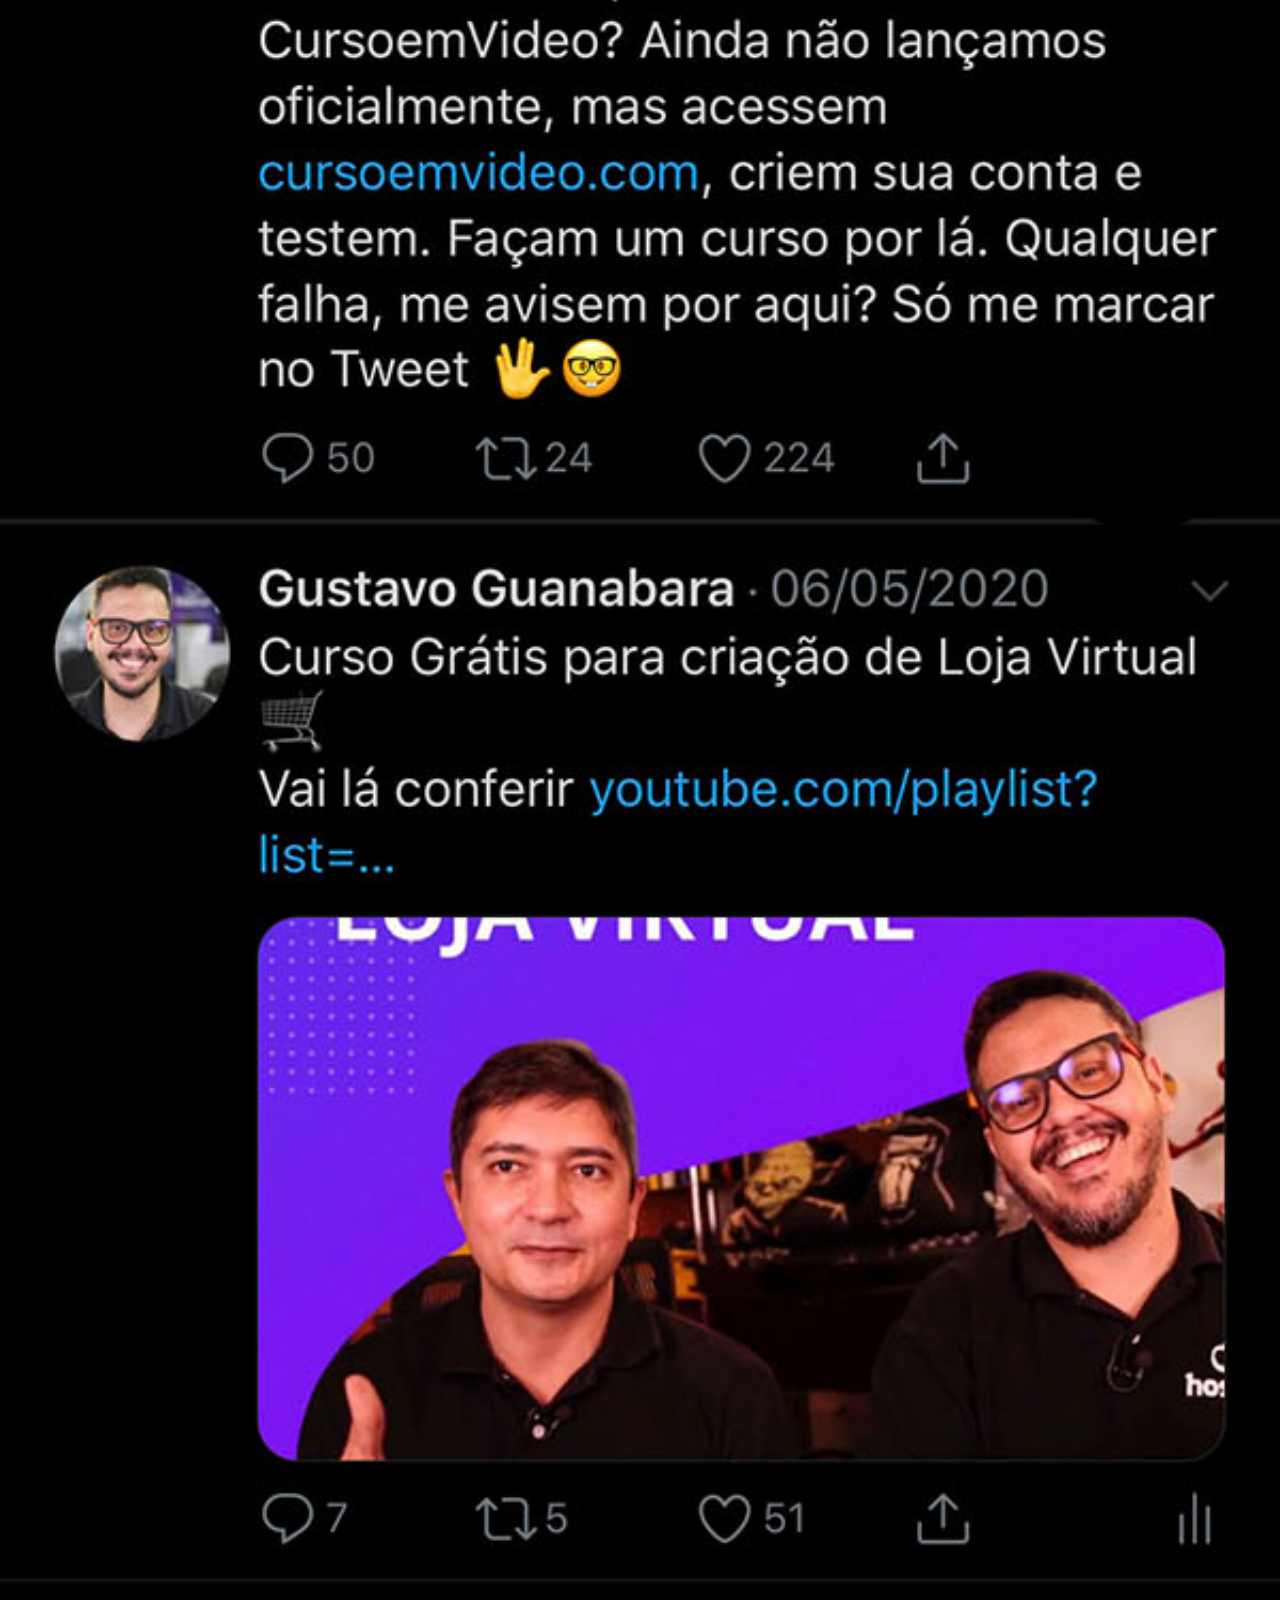
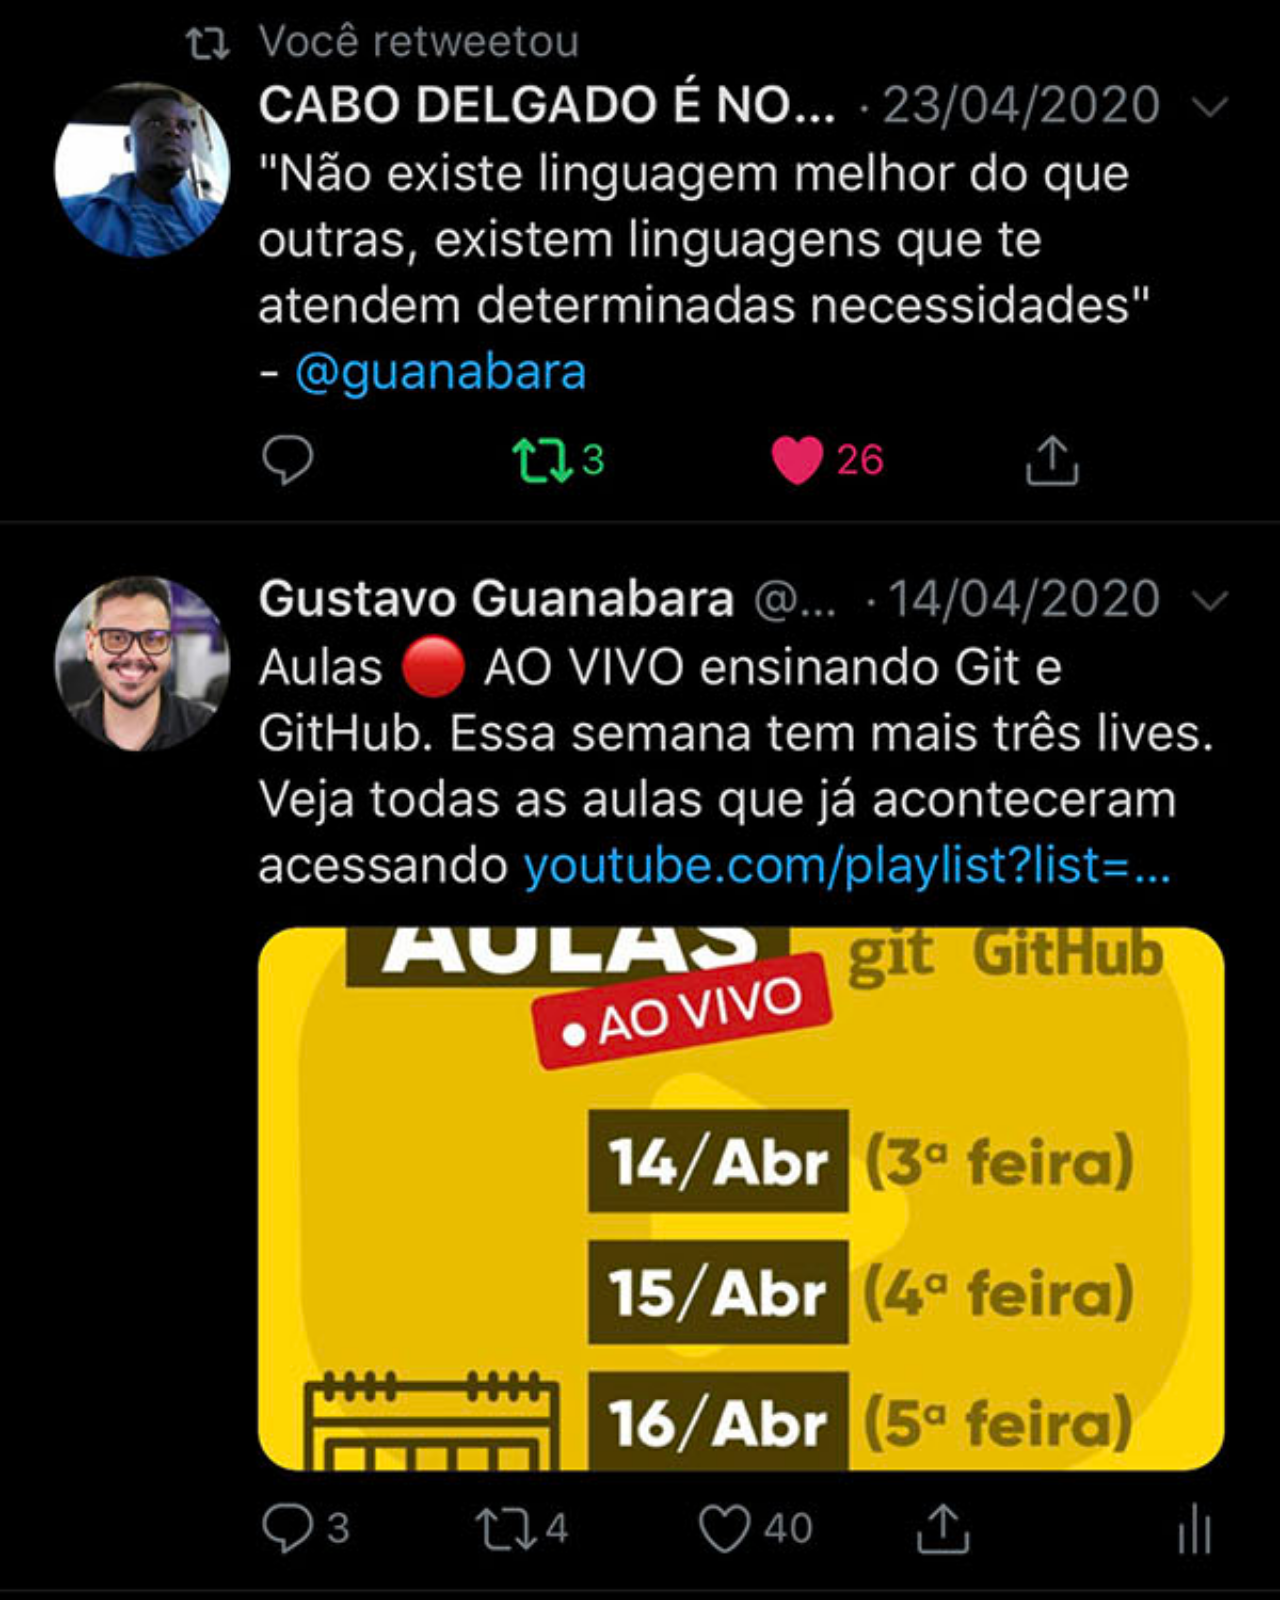
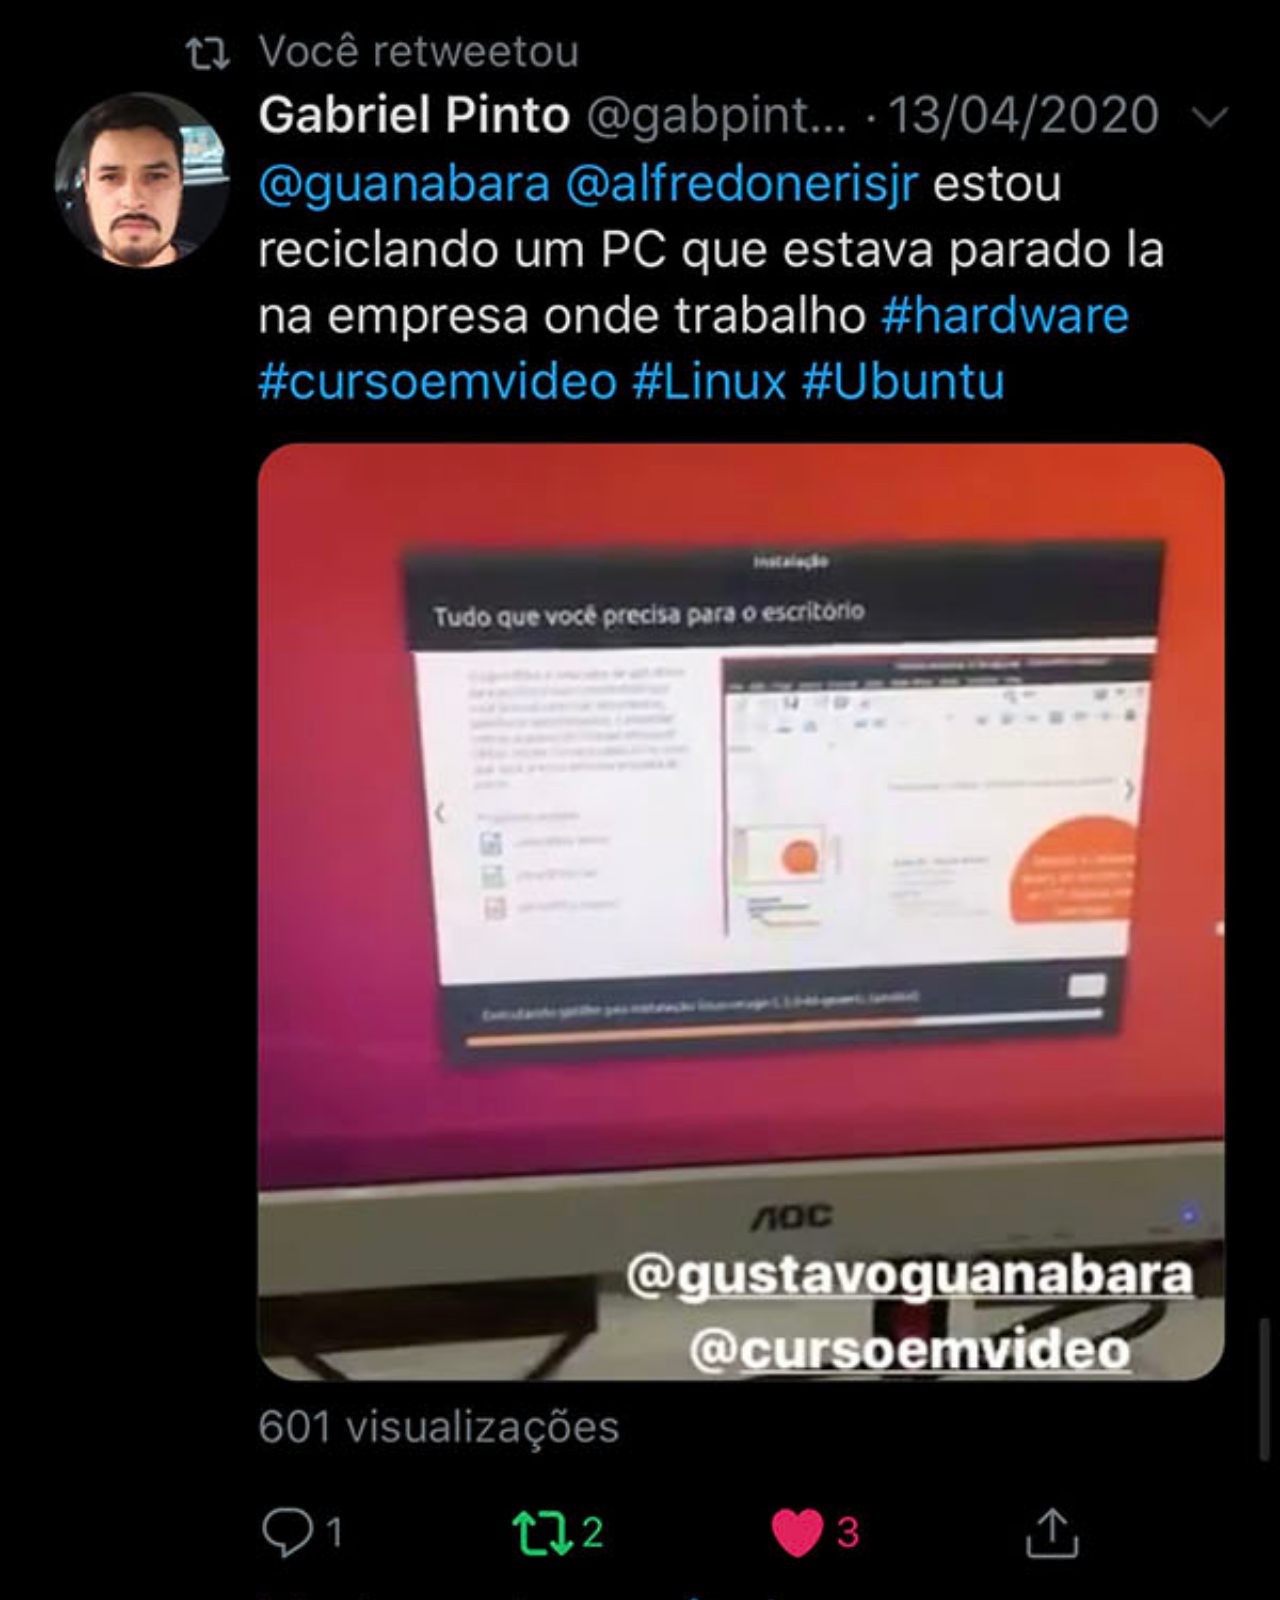
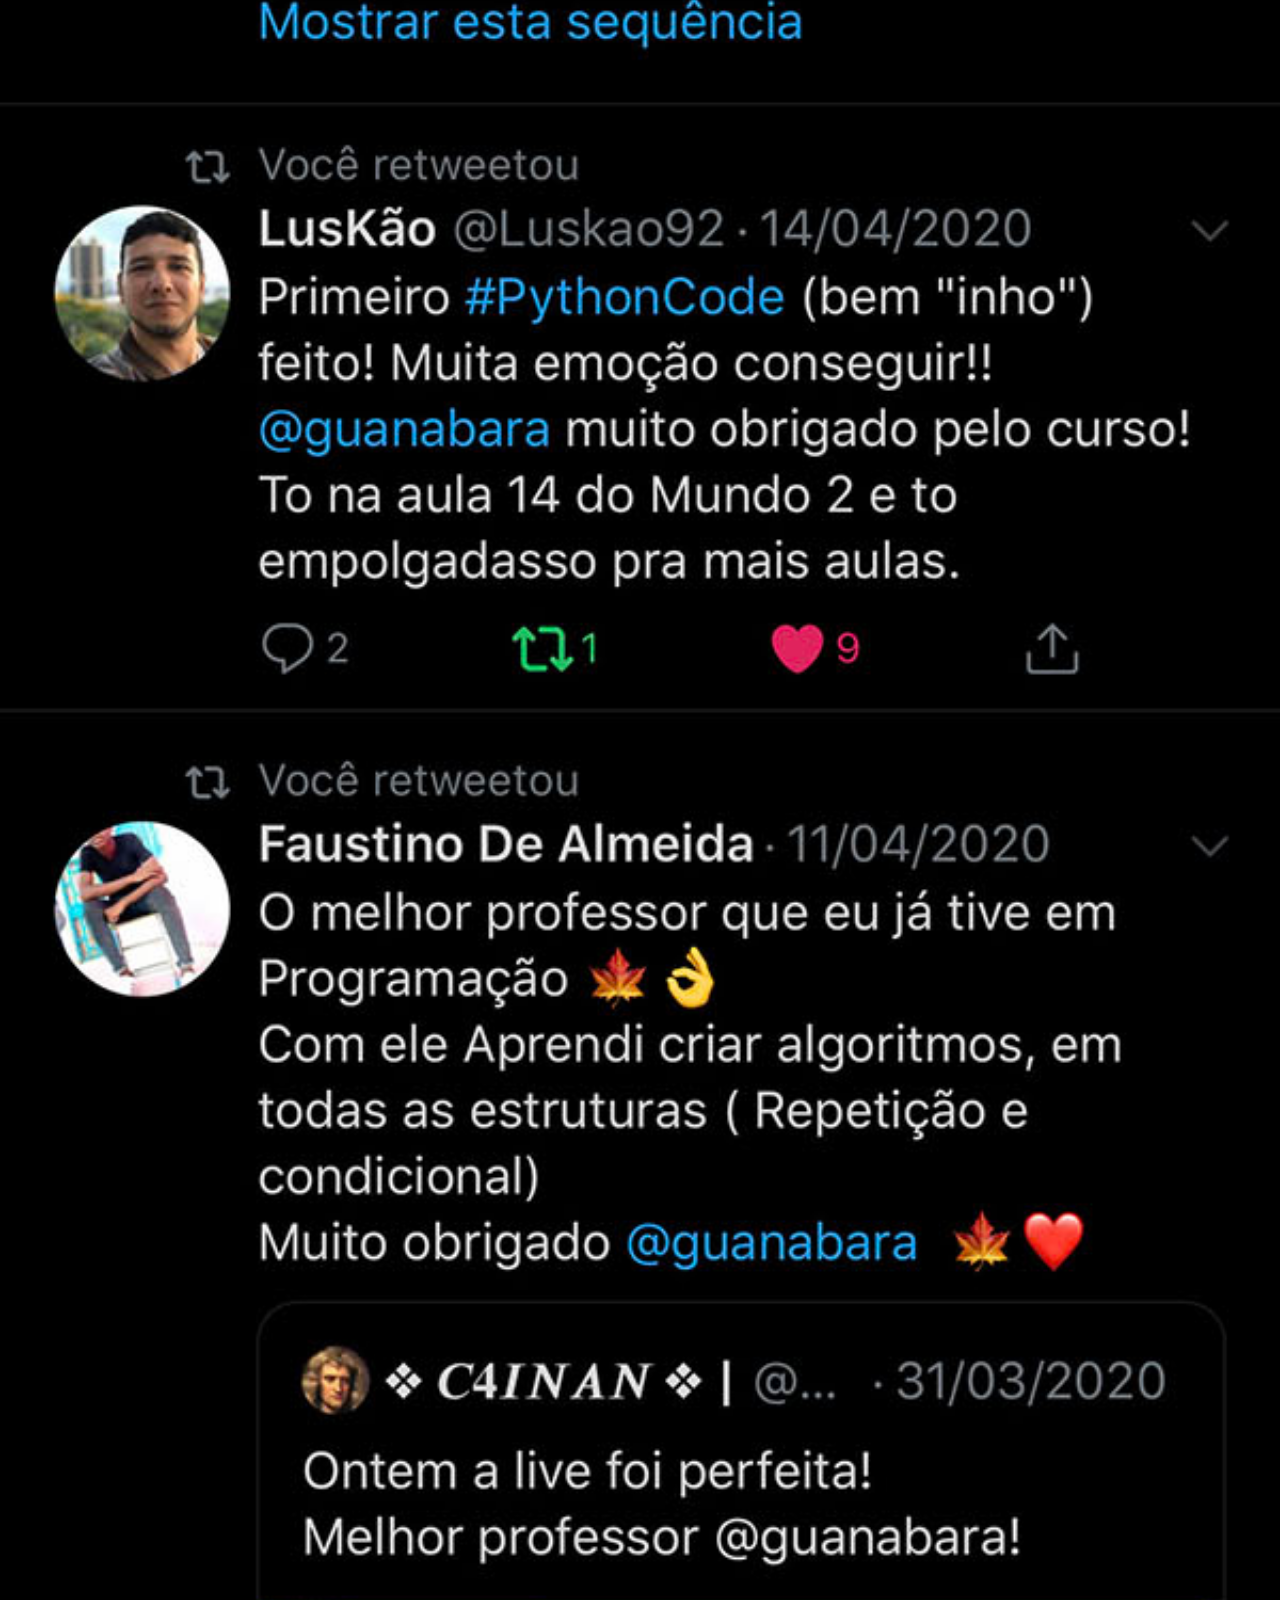
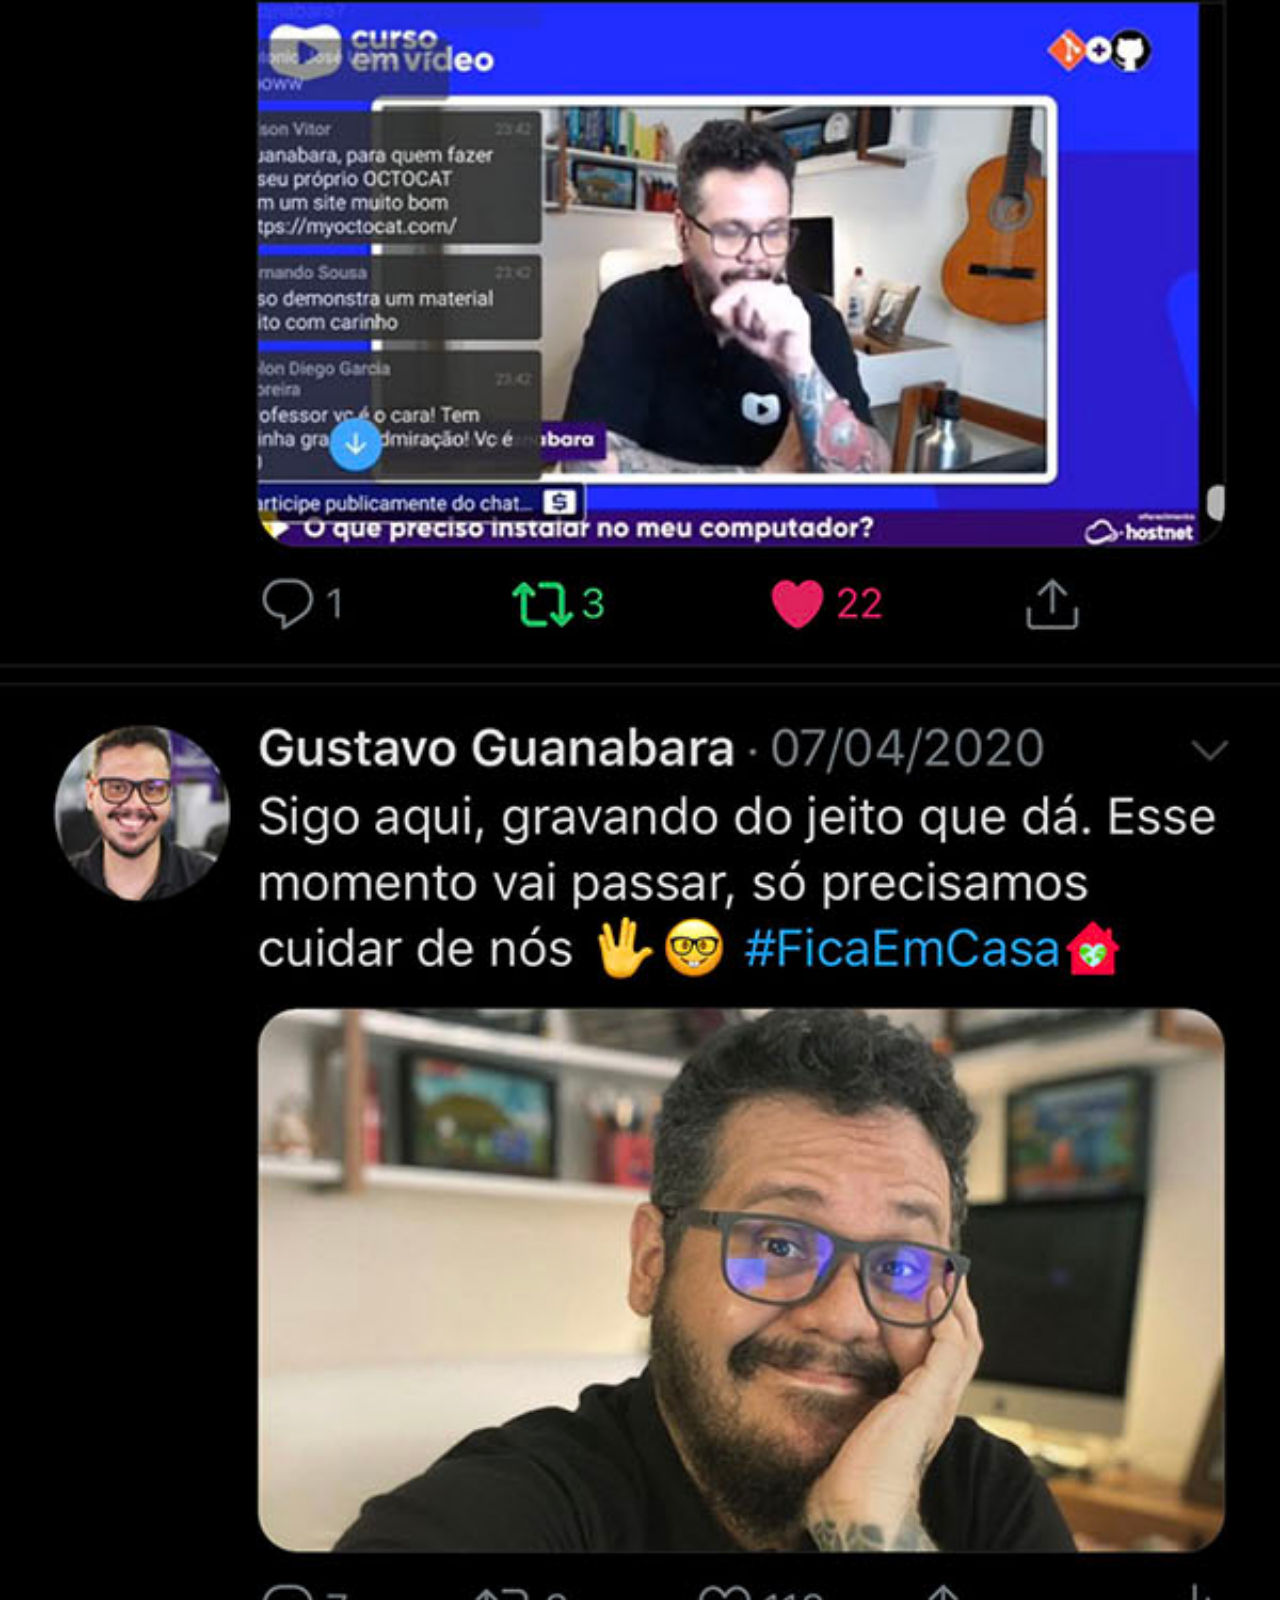
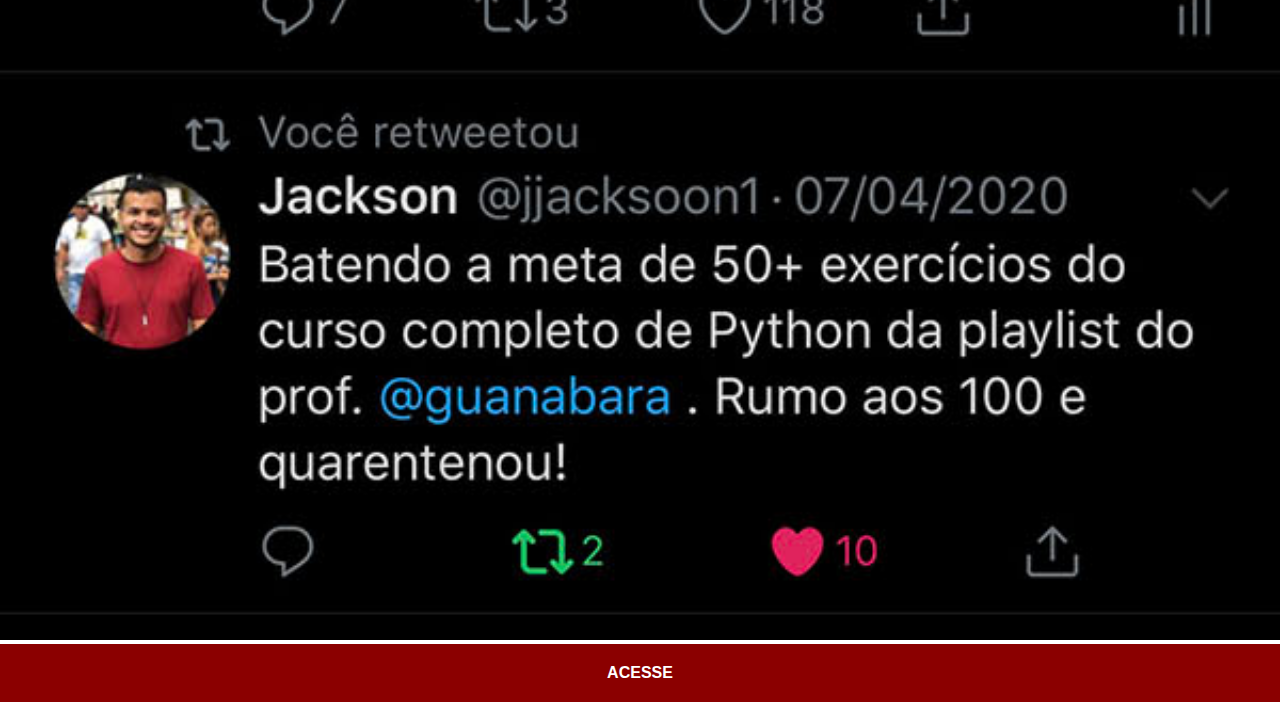
<file: twitter.html>
<!DOCTYPE html>
<html lang="pt-br">
<head>
    <meta charset="UTF-8">
    <meta name="viewport" content="width=device-width, initial-scale=1.0">
    <title>twitter</title>
    <link rel="stylesheet" href="estilos/social.css">
</head>
<body>
    <img src="imagens/tela-twitter.jpg" alt="twitter">
    <a href="https://twitter.com/guanabara" target="_blank">ACESSE</a>
</body>
</html>
</file>
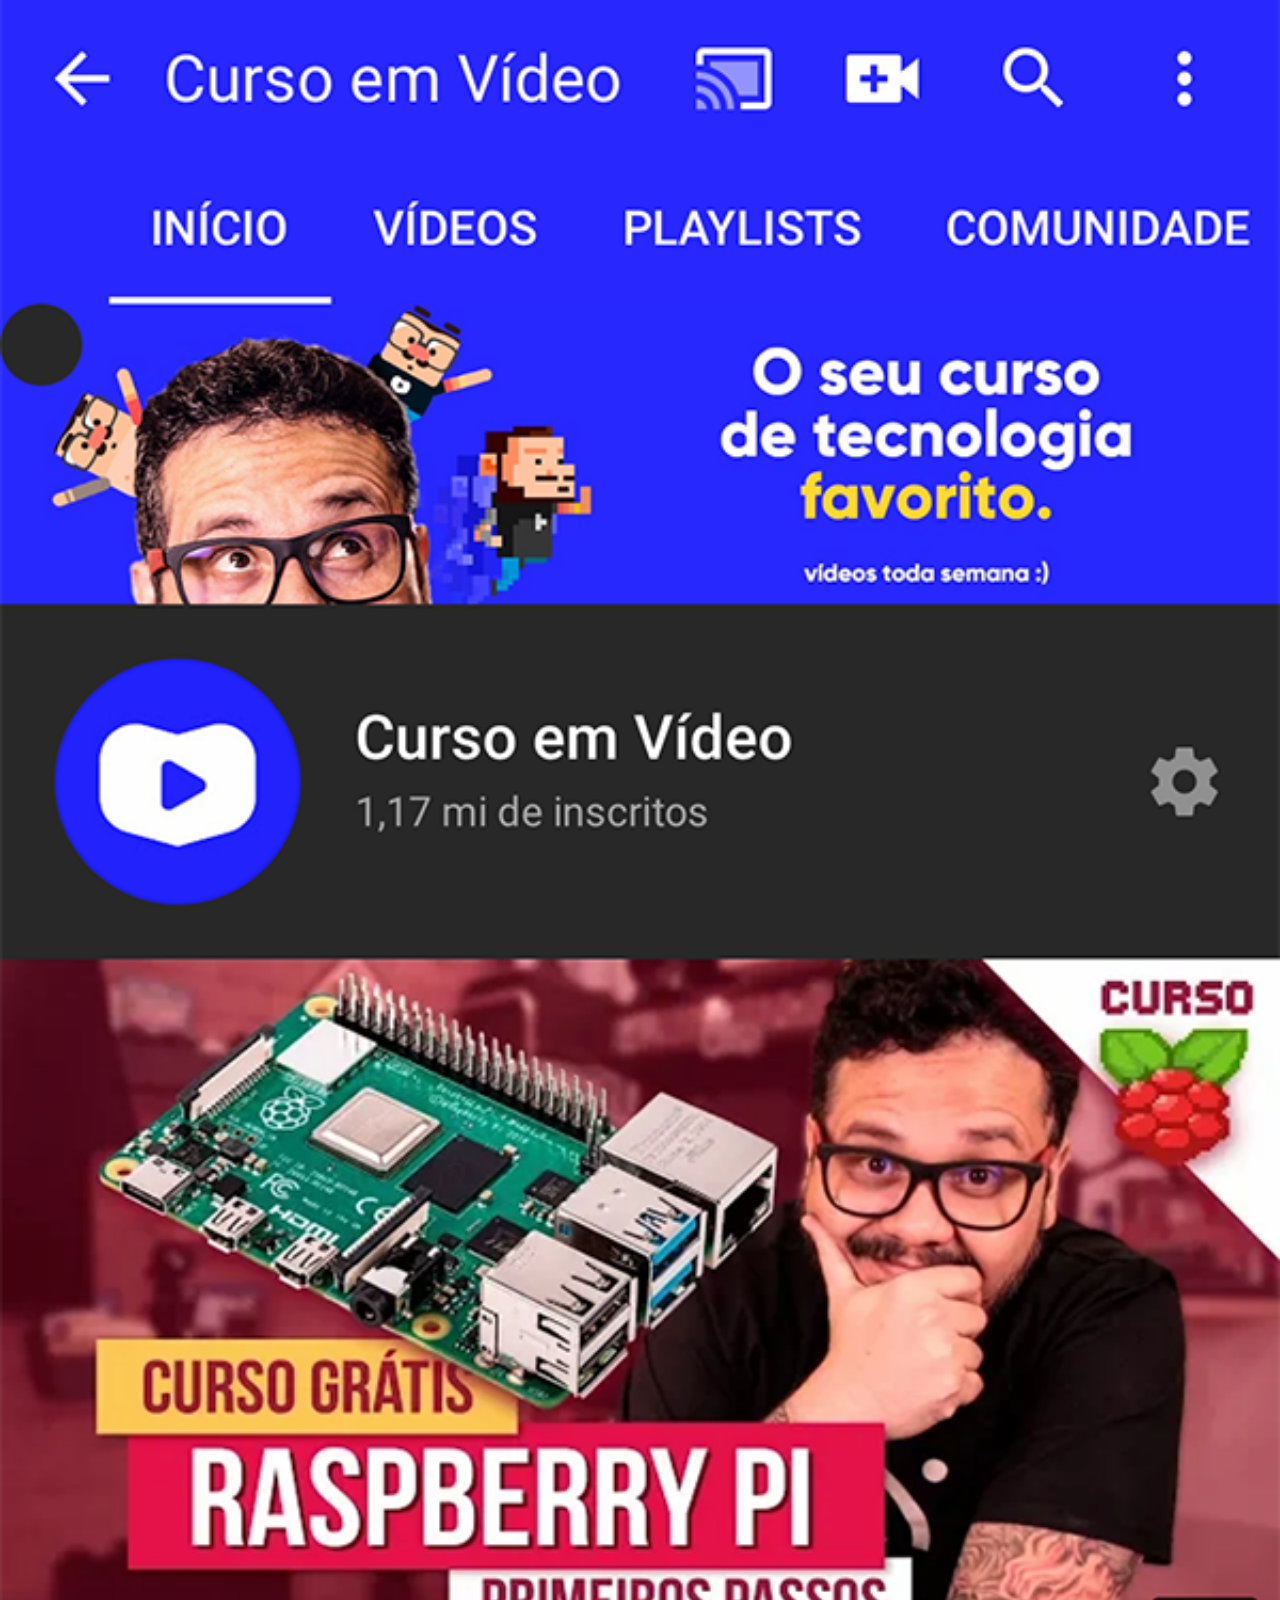
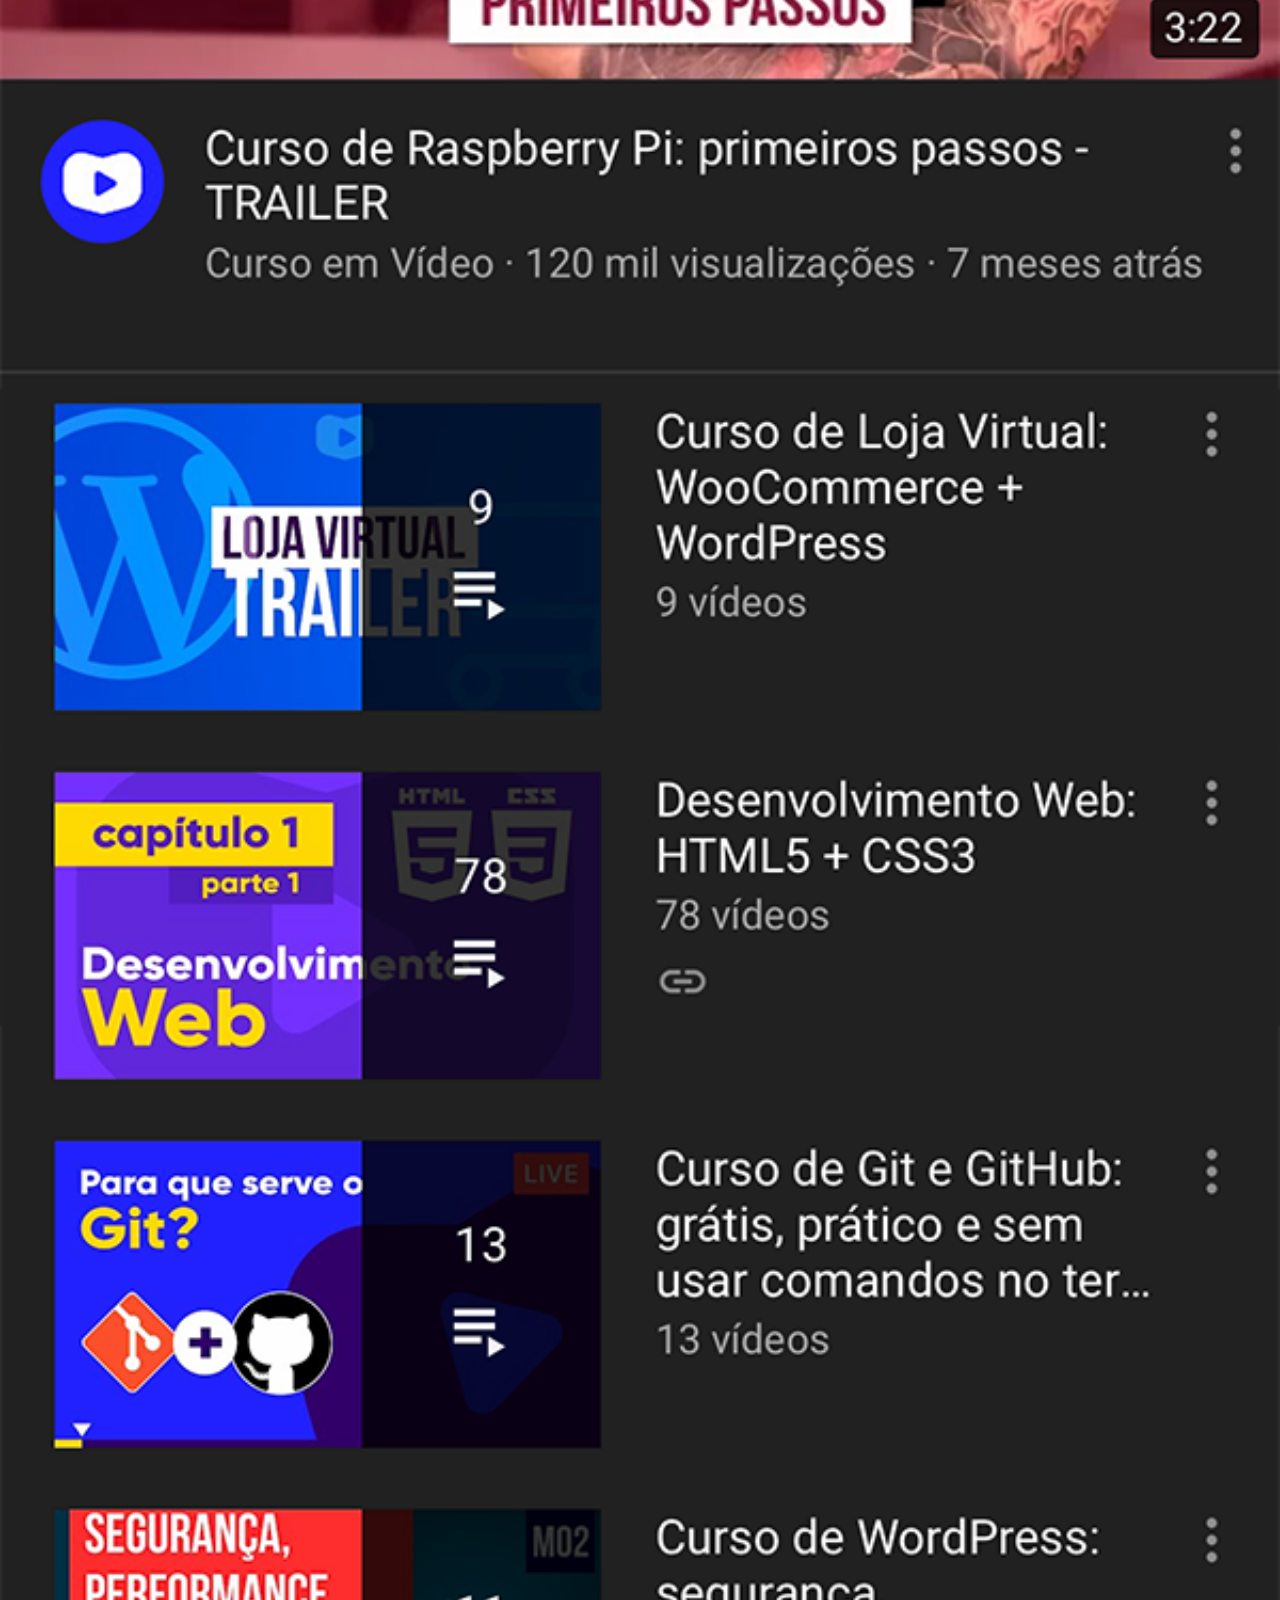
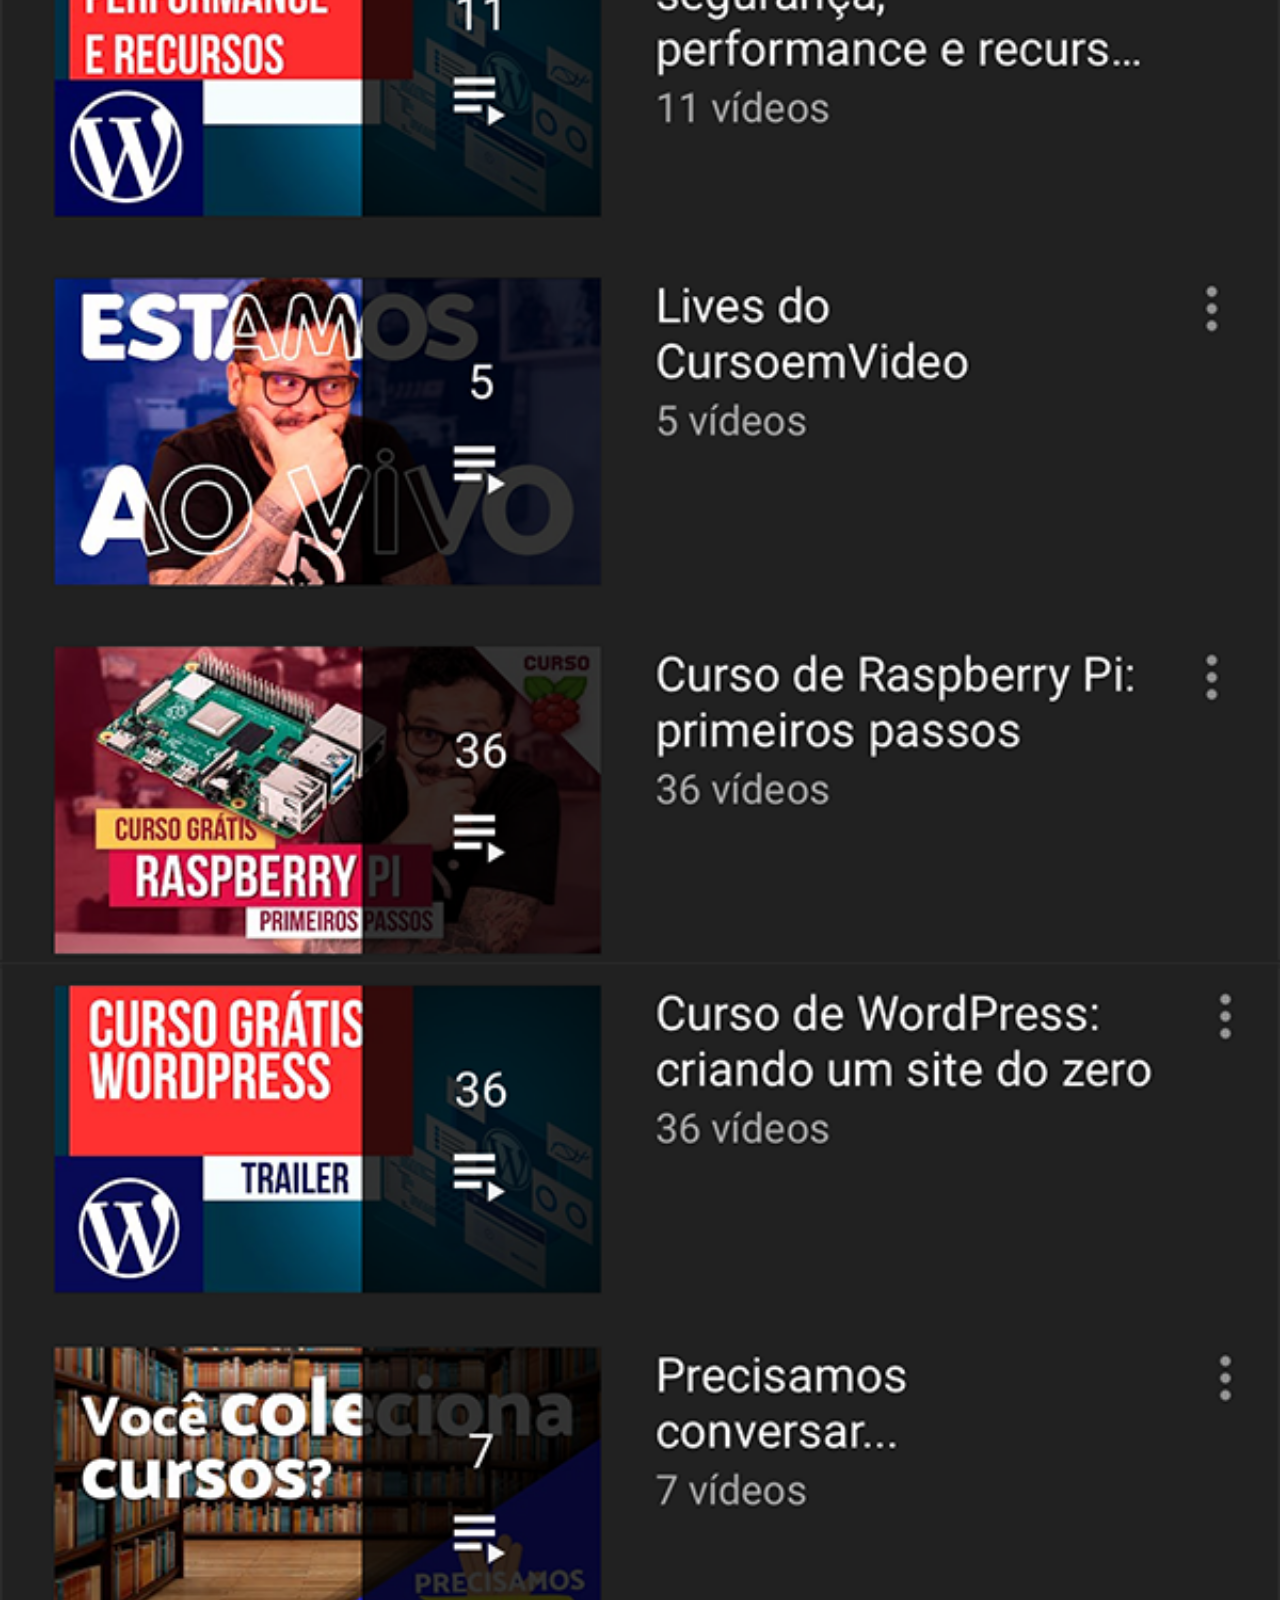
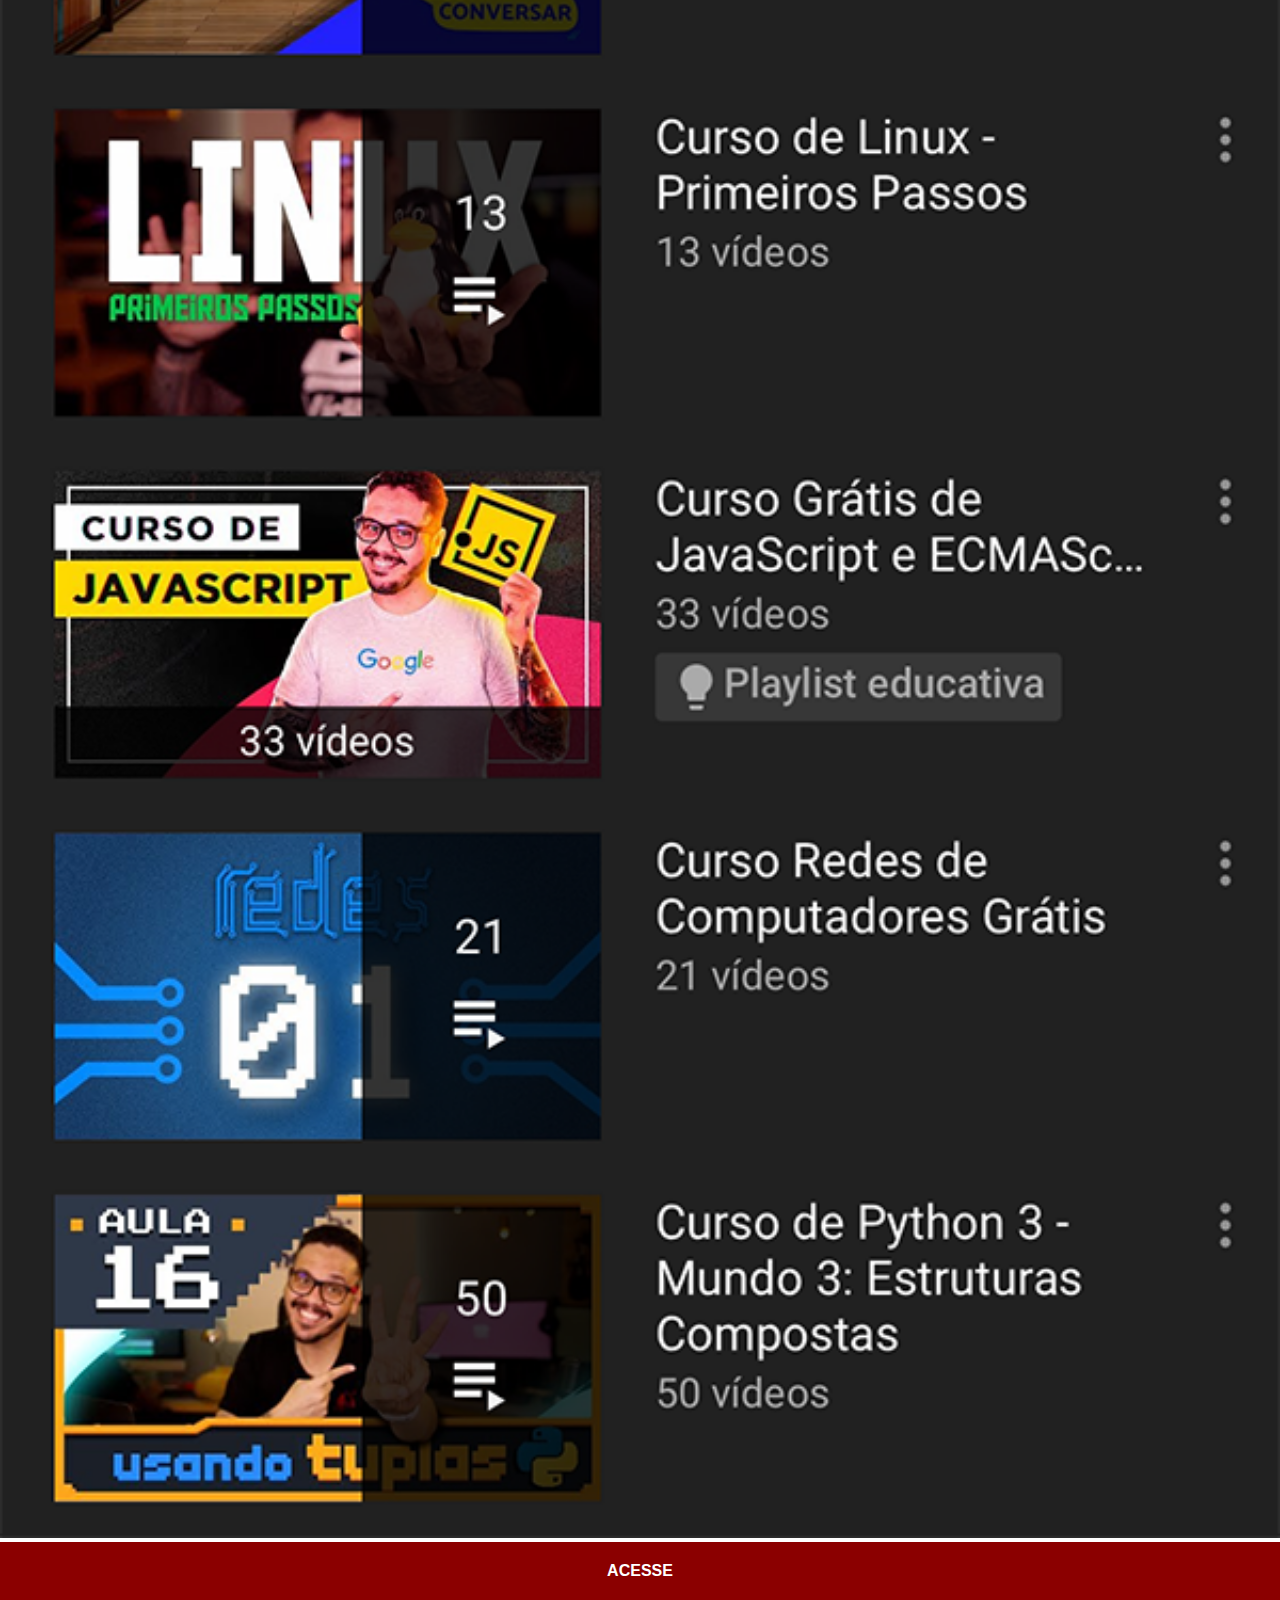
<file: youtube.html>
<!DOCTYPE html>
<html lang="pt-br">
<head>
    <meta charset="UTF-8">
    <meta name="viewport" content="width=device-width, initial-scale=1.0">
    <title>YouTube</title>
    <link rel="stylesheet" href="estilos/social.css">
</head>
<body>
    <img src="imagens/tela-youtube.png" alt="YouTube">
    <a href="https://www.youtube.com/@CursoemVideo/playlists" target="_blank">ACESSE</a>
</body>
</html>
</file>
<file: estilos/style.css>
@charset "UTF-8";

* {
    margin: 0px;
    padding: 0px;
    font-family: Arial, Helvetica, sans-serif;
}

html, body {
    height: 100vh;
    width: 100vw;
    background-color: black;
}

body {
    background: url('../imagens/fundo-madeira.jpg') no-repeat top center;
    background-size: cover;
    background-attachment: fixed;
}

main {
    height: 100vh;
    position: relative;
}

section#telefone {
    position: absolute;
    top: 50%;
    left: 50%;
    transform: translate(-50%, -50%);

    height: 627px;
    width: 311px;
    background: url('../imagens/frame-iphone.png') no-repeat;

}

iframe#tela {
    position: relative;
    top: 80px;
    left: 22px;
    width: 267px;
    height: 471px;
}

section#redes-sociais {
    text-align: right;
}

section#redes-sociais img {
    width: 50px;
    margin: 10px;
    border-radius: 50%;
    box-shadow: 2px 2px 5px rgba(0, 0, 0, 0.405);
    box-sizing: border-box;
}

section#redes-sociais img:hover {
    border: 2px solid rgba(255, 255, 255, 0.607);
    transform: translate(-3px, -3px);
    box-shadow: 5px 5px 10px rgba(0, 0, 0, 0.601);
    transition: transform 0.5s, border 0.6s;
}
</file>
<file: estilos/social.css>
@charset "UTF-8";

* {            
    margin: 0px;
    padding: 0px;
    font-family: Arial, Helvetica, sans-serif;
}

::-webkit-scrollbar {
    width: 0px;
    height: 0px;
}

img {
    width: 100vw;
}

a {
    display: block;
    background-color: darkred;
    color: white;
    padding: 20px;
    text-align: center;
    font-weight: bolder;
    text-decoration: none;
}

a:hover {
    background-color: red;
}
</file>
